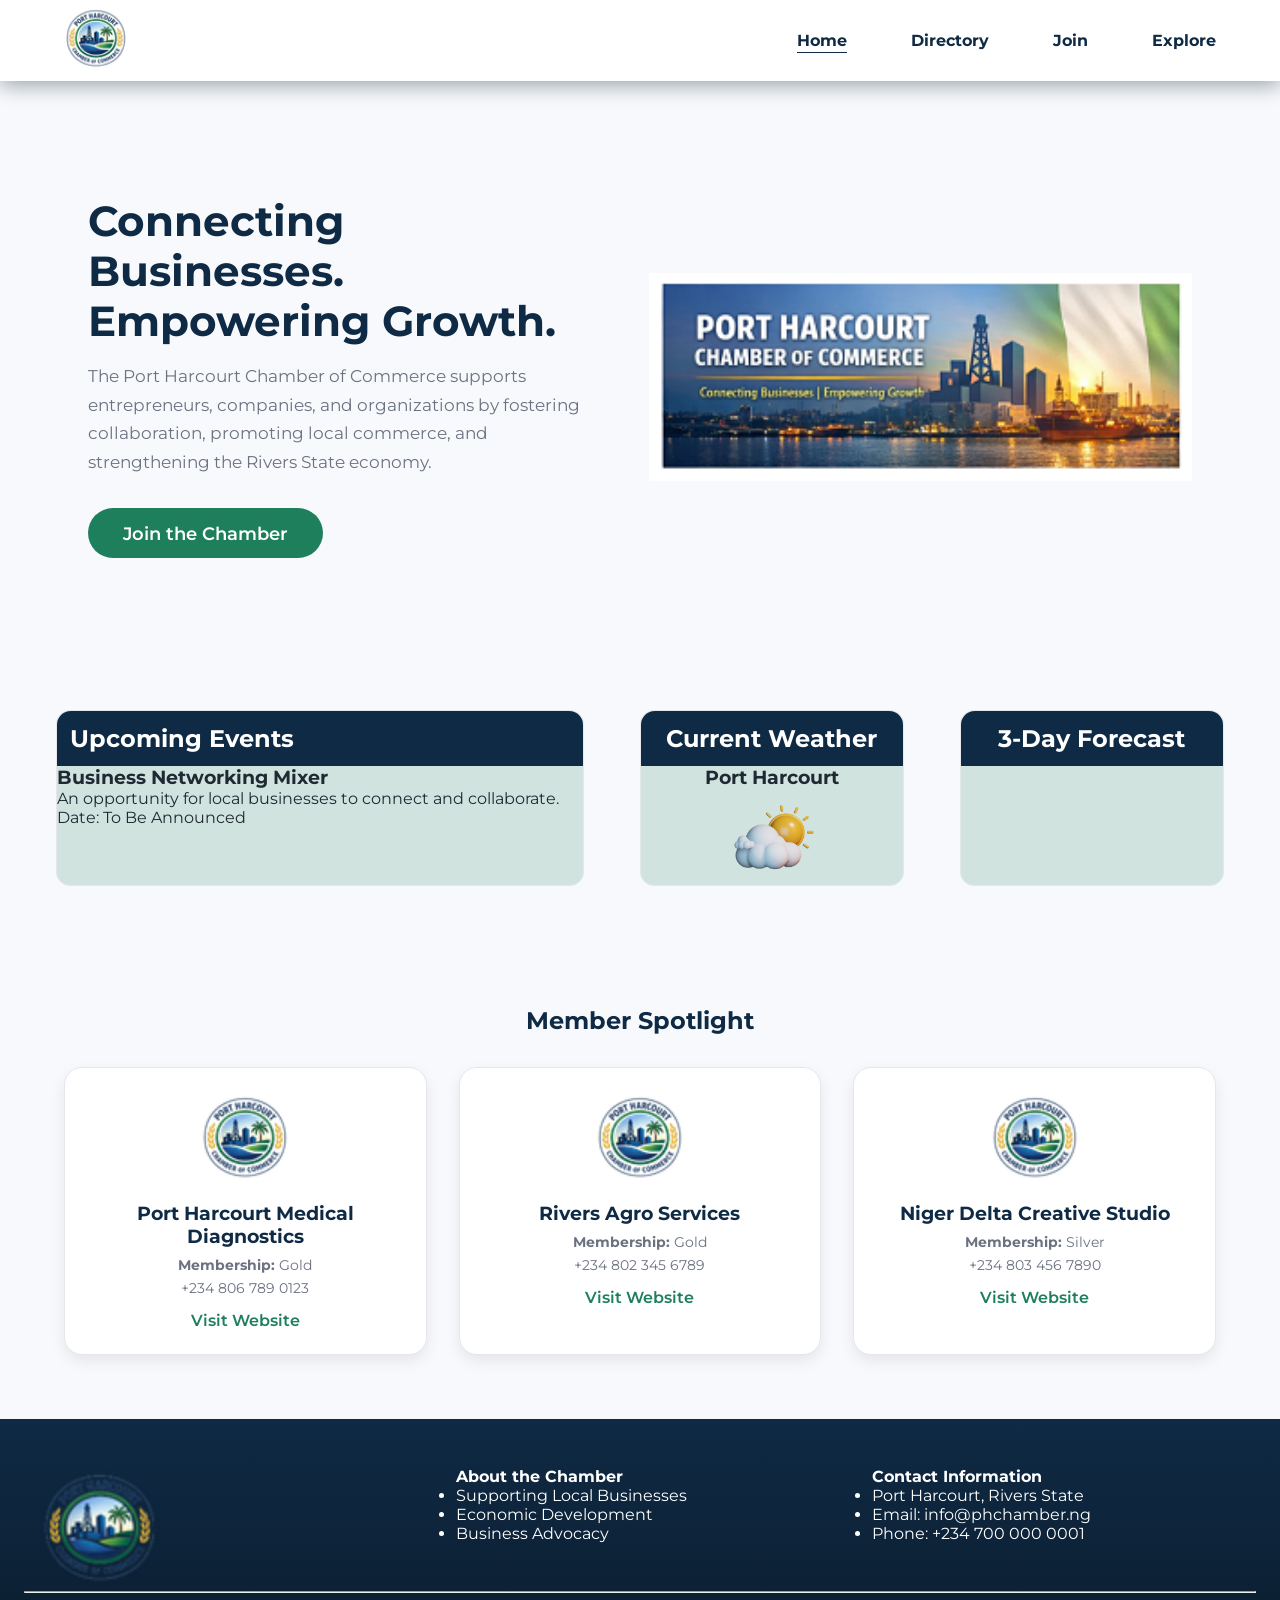
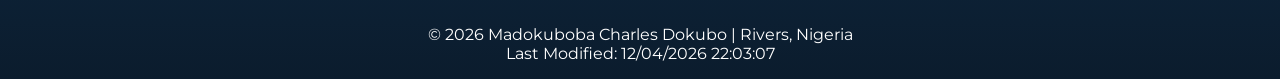
<file: chamber/index.html>
<!DOCTYPE html>
<html lang="en-US">
<head>
    <meta charset="UTF-8">
    <meta name="viewport" content="width=device-width, initial-scale=1.0">

    <title>Port Harcourt Chamber of Commerce</title>

    <meta name="description" content="The Port Harcourt Chamber of Commerce supports local businesses through networking, events, and economic development across Rivers State.">
    <meta name="author" content="Madokuboba Charles Dokubo">

    <link rel="stylesheet" href="styles/base.css">
    <link rel="stylesheet" href="styles/large.css">

    <link rel="icon" href="images/favicon.ico">

    <meta name="theme-color" content="#0F2A44">

    <meta property="og:title" content="Port Harcourt Chamber of Commerce">
    <meta property="og:type" content="website">
    <meta property="og:image" content="https://madokscharles.github.io/wdd231/chamber/images/social-preview.png">
    <meta property="og:url" content="https://madokscharles.github.io/wdd231/chamber/">
    <meta property="og:description" content="Explore verified businesses and organizations within Port Harcourt through the official Chamber of Commerce directory.">

    <link rel="preconnect" href="https://fonts.googleapis.com">
    <link rel="preconnect" href="https://fonts.gstatic.com" crossorigin>
    <link href="https://fonts.googleapis.com/css2?family=Montserrat:wght@300;400;600;700&display=swap" rel="stylesheet">

    <link href="https://cdnjs.cloudflare.com/ajax/libs/font-awesome/5.15.4/css/all.min.css" rel="stylesheet">

    <script defer src="scripts/getdates.js"></script>
    <script defer src="scripts/weather.js"></script>
    <script defer src="scripts/spotlight.js"></script>
</head>

<body>

<header>
    <div class="header">
        <div class="image-logo">
            <a href="index.html">
                <img src="images/phcc-logo.png" alt="Port Harcourt Chamber of Commerce logo">
            </a>
        </div>
        <button id="menubutton" aria-label="Menu"></button>
    </div>

    <nav id="animatemenu">
        <ul class="navigation-links">
            <li><a href="index.html" class="active-menu-link">Home</a></li>
            <li><a href="directory.html">Directory</a></li>
            <li><a href="join.html">Join</a></li>
            <li><a href="discover.html">Explore</a></li>
        </ul>
    </nav>
</header>

<main>
    <section class="hero-container">
        <div class="hero">
            <div class="hero-text">
                <h1 class="visually-hidden">Port Harcourt Chamber of Commerce</h1>
                <h2>Connecting Businesses. Empowering Growth.</h2>
                <p>
                    The Port Harcourt Chamber of Commerce supports entrepreneurs, companies,
                    and organizations by fostering collaboration, promoting local commerce,
                    and strengthening the Rivers State economy.
                </p>
                <a href="join.html" class="hero-btn">Join the Chamber</a>
            </div>

                <img src="images/social-preview.png" class="hero-image" alt="Port Harcourt city skyline representing business growth">
        </div>
    </section>

    <section class="main-container">
        <div class="weather-container">

            <div class="card-events">
                <h2>Upcoming Events</h2>
                <h3 id="event-title">Business Networking Mixer</h3>
                <p id="event-description">An opportunity for local businesses to connect and collaborate.</p>
                <p id="event-date">Date: To Be Announced</p>
            </div>

            <div class="card-weather">
                <h2>Current Weather</h2>
                <h3 id="town">Port Harcourt</h3>
                <img id="weather-icon" src="images/weather.png" alt="Weather icon" width="90" loading="lazy">
                <p id="description"></p>
                <p id="temperature"></p>
            </div>

            <div class="card-forecast">
                <h2>3-Day Forecast</h2>
                <p id="forecast"></p>
            </div>


        </div>
    </section>

    <section class="spotlight-div">
        <h2>Member Spotlight</h2>
        <div id="spotlight-container"></div>
    </section>

</main>

<footer class="footer">
    <div class="footer-container">

        <div class="footer-links">

            <div class="footer-section footer-logo">
                <img src="images/phcc-logo.png" alt="Port Harcourt Chamber of Commerce Logo">
            </div>

            <div class="footer-section">
                <h4>About the Chamber</h4>
                <ul>
                    <li>Supporting Local Businesses</li>
                    <li>Economic Development</li>
                    <li>Business Advocacy</li>
                </ul>
            </div>

            <div class="footer-section">
                <h4>Contact Information</h4>
                <ul>
                    <li>Port Harcourt, Rivers State</li>
                    <li>Email: info@phchamber.ng</li>
                    <li>Phone: +234 700 000 0001</li>
                </ul>
            </div>

        </div>

        <hr class="footer-separator">

        <div class="footer-bottom">
            <p>&copy; <span id="year"></span> Madokuboba Charles Dokubo | Rivers, Nigeria</p>
            <p id="lastModifiedDate">Last Modified:</p>
        </div>

    </div>
</footer>

</body>
</html>
</file>
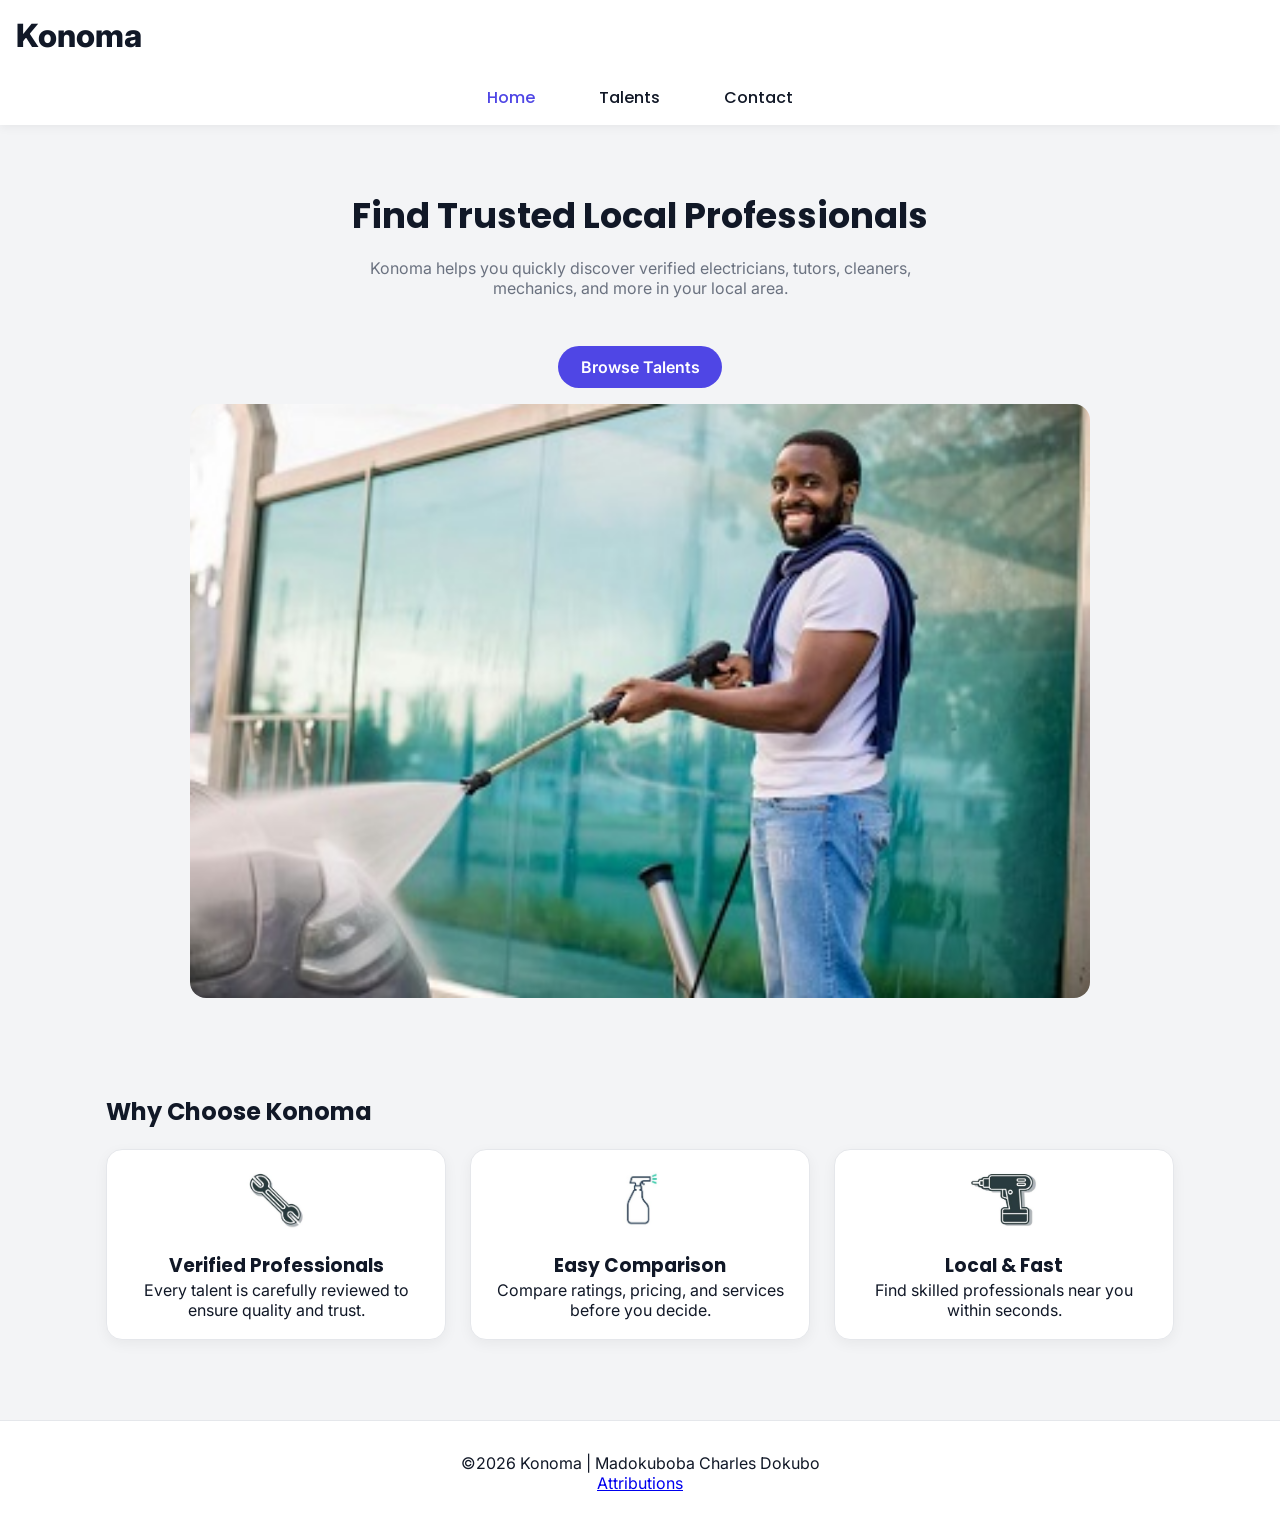
<file: finalproject/index.html>
<!DOCTYPE html>
<html lang="en">
<head>
    <meta charset="UTF-8">
    <meta name="viewport" content="width=device-width, initial-scale=1.0">

    <title>Konoma | Find Trusted Local Professionals</title>

    <meta name="description" content="Konoma connects you with trusted local skilled professionals. Find electricians, tutors, cleaners and more near you.">
    <meta name="author" content="Madokuboba Charles Dokubo">

    <meta property="og:title" content="Konoma — Find Trusted Local Professionals">
    <meta property="og:type" content="website">
    <meta property="og:image" content="images/konoma-hero.jpg">
    <meta property="og:url" content="#">
    <meta property="og:description" content="Discover trusted local service providers quickly and safely with Konoma.">

    <link rel="stylesheet" href="https://cdnjs.cloudflare.com/ajax/libs/font-awesome/5.15.4/css/all.min.css" integrity="sha512-dymI8E6kM+1q2E31x4n4t4WRPcNI0YvrFica8FWHZpizxgxYkWwaP42Cik+Yjneih/7xToYtL6vhfVqlhK/SXw==" crossorigin="anonymous" referrerpolicy="no-referrer">

    <link rel="icon" href="images/favicon.ico">

    <!-- Fonts -->
    <link rel="preconnect" href="https://fonts.googleapis.com">
    <link rel="preconnect" href="https://fonts.gstatic.com" crossorigin>
    <link href="https://fonts.googleapis.com/css2?family=Poppins:wght@400;600&family=Inter:wght@300;400;500&display=swap" rel="stylesheet">

    <link rel="stylesheet" href="styles/base.css">
    <link rel="stylesheet" href="styles/large.css">

    <script type="module" src="scripts/main.js"></script>
</head>

<body>

<header>
    <div class="topbar">
      <a href="index.html" class="logo">Konoma</a>
      <button id="menuBtn">☰</button>
    </div>

    <nav id="mainNav">
      <ul>
        <li><a href="index.html" class="active">Home</a></li>
        <li><a href="talents.html">Talents</a></li>
        <li><a href="contact.html">Contact</a></li>
      </ul>
    </nav>
</header>

<main>

    <!-- HERO -->
    <section class="hero">
      <h1>Find Trusted Local Professionals</h1>
      <p>
        Konoma helps you quickly discover verified electricians,
        tutors, cleaners, mechanics, and more in your local area.
      </p>

      <a href="talents.html" class="btn">Browse Talents</a>

      <img src="images/hero-konoma.jpeg"
           alt="People connecting with local professionals"
           loading="lazy">
    </section>

    <!-- FEATURES -->
    <section class="container">
        <h2>Why Choose Konoma</h2><br>

        <div class="grid">

            <div class="card">
                <img src="images/category-mechanic.jpg" alt="Verified professionals icon" class="card-icon">
                <h3>Verified Professionals</h3>
                <p>Every talent is carefully reviewed to ensure quality and trust.</p>
            </div>

            <div class="card">
                <img src="images/category-cleaner.jpg" alt="Verified professionals icon" class="card-icon">
                <h3>Easy Comparison</h3>
                <p>Compare ratings, pricing, and services before you decide.</p>
            </div>

            <div class="card">
                <img src="images/category-electrician.jpg" alt="Verified professionals icon" class="card-icon">
                <h3>Local & Fast</h3>
                <p>Find skilled professionals near you within seconds.</p>
            </div>

        </div>
    </section>

</main>

<footer>
    <p>©2026 Konoma | Madokuboba Charles Dokubo</p>
    <p><a href="attributions.html">Attributions</a></p>
</footer>

</body>
</html>
</file>
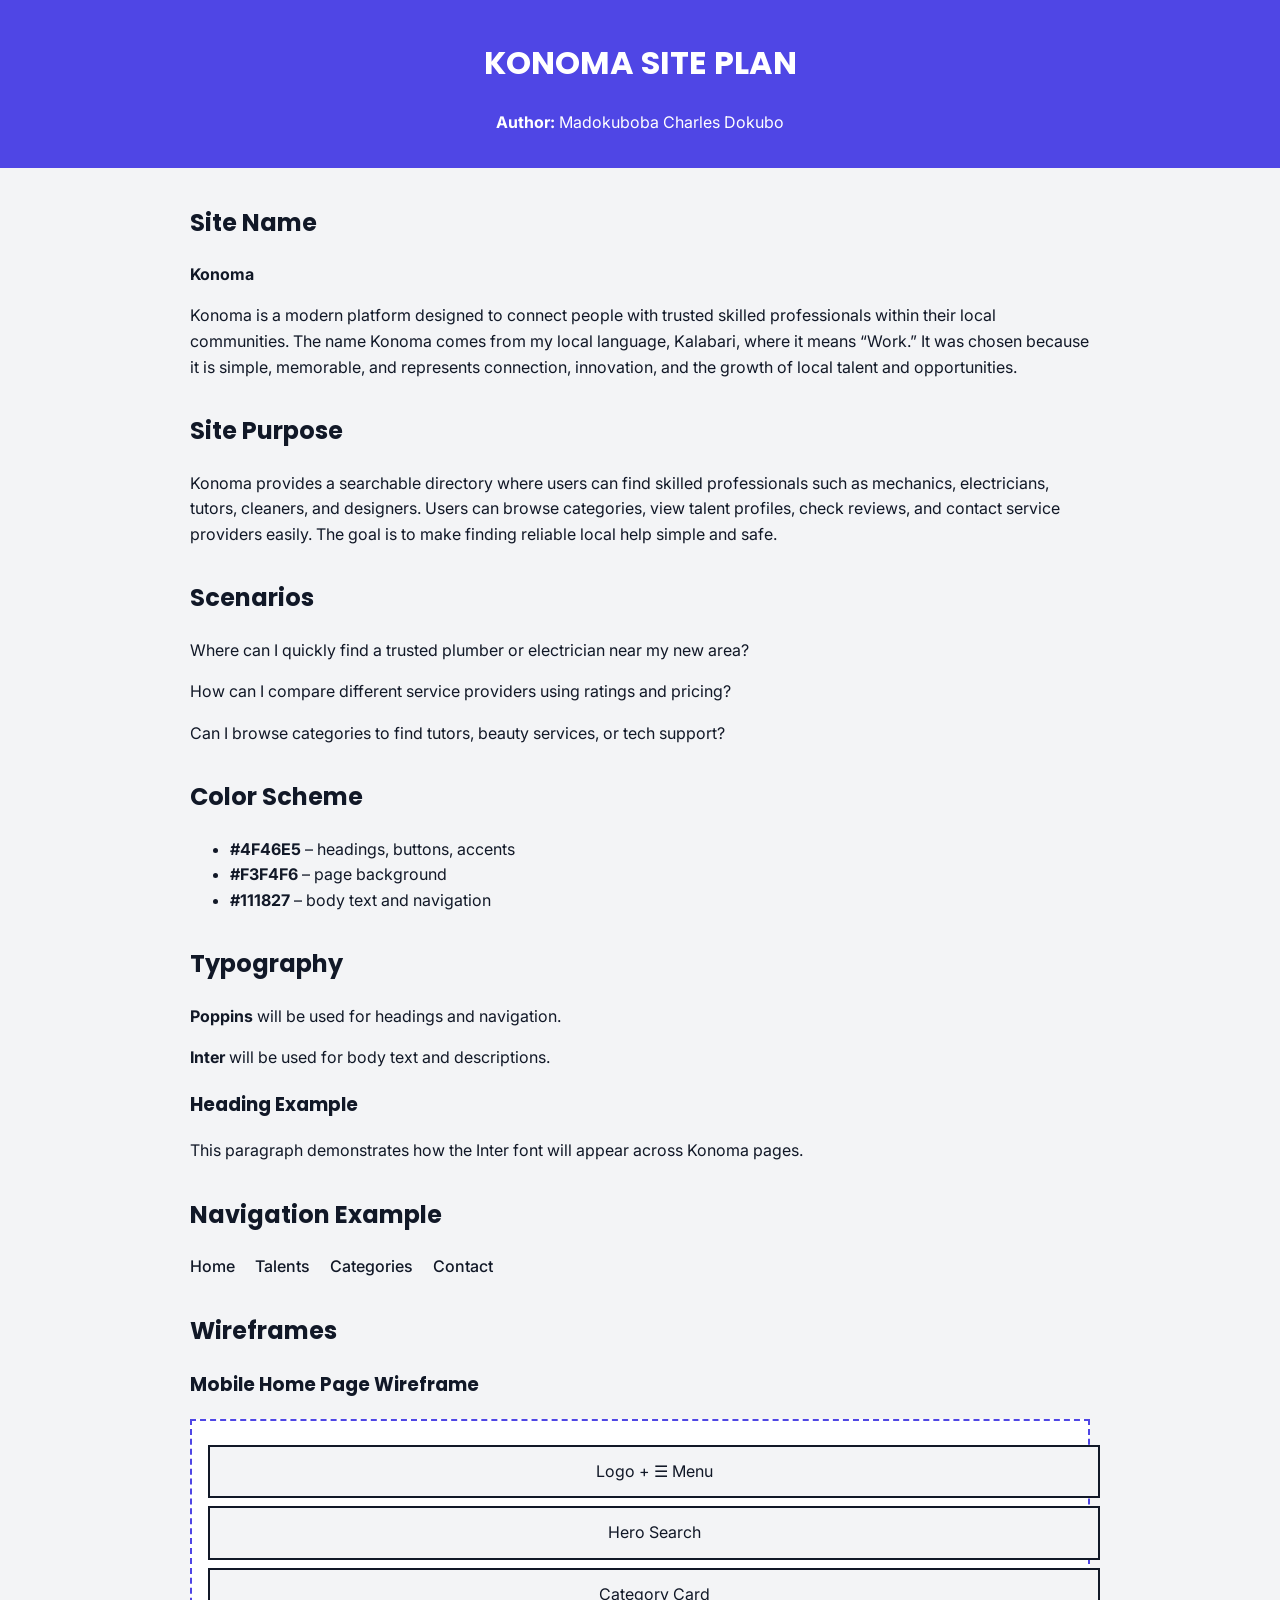
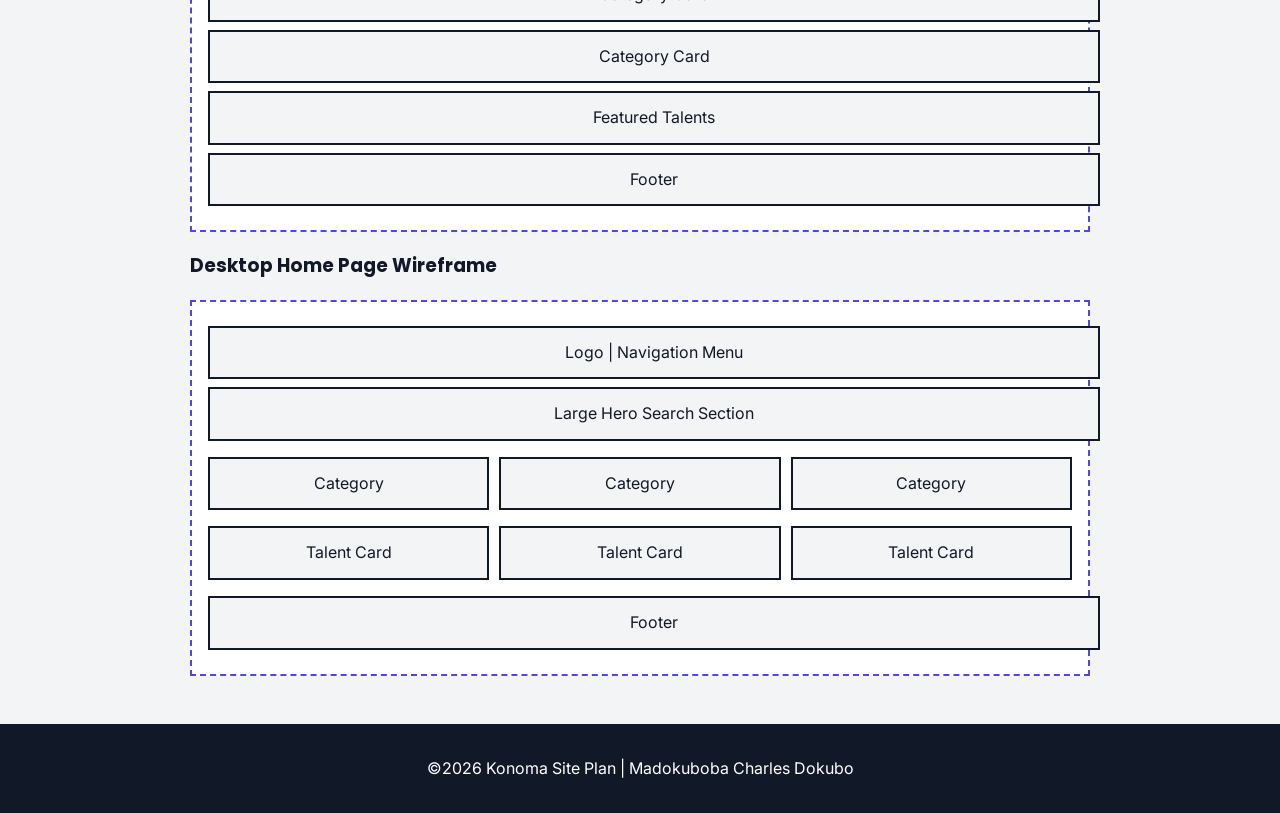
<file: site-plan.html>
<!DOCTYPE html>
<html lang="en">
<head>
    <meta charset="UTF-8">
    <meta name="viewport" content="width=device-width, initial-scale=1.0">

    <title>Konoma Site Plan | Madokuboba Charles Dokubo</title>

    <meta name="description" content="Site plan for Konoma, a platform that connects users with trusted local skilled professionals.">
    <meta name="author" content="Madokuboba Charles Dokubo">

    <link rel="preconnect" href="https://fonts.googleapis.com">
    <link rel="preconnect" href="https://fonts.gstatic.com" crossorigin>
    <link href="https://fonts.googleapis.com/css2?family=Poppins:wght@400;600&family=Inter:wght@300;400;500&display=swap" rel="stylesheet">
    
    <link rel="stylesheet" href="styles/site-plan.css">
</head>

<body>

    <header>
        <h1>KONOMA SITE PLAN</h1>
        <p><strong>Author:</strong> Madokuboba Charles Dokubo</p>
    </header>

    <main>
        <section>
            <h2>Site Name</h2>
            <p><strong>Konoma</strong></p>
            <p>
            Konoma is a modern platform designed to connect people with trusted skilled professionals within their local communities. The name Konoma comes from my local language, Kalabari, where it means “Work.” It was chosen because it is simple, memorable, and represents connection, innovation, and the growth of local talent and opportunities.
            </p>
        </section>

        <section>
            <h2>Site Purpose</h2>
            <p>
            Konoma provides a searchable directory where users can find skilled professionals
            such as mechanics, electricians, tutors, cleaners, and designers. Users can browse
            categories, view talent profiles, check reviews, and contact service providers easily.
            The goal is to make finding reliable local help simple and safe.
            </p>
        </section>

        <section>
            <h2>Scenarios</h2>
            <p>Where can I quickly find a trusted plumber or electrician near my new area?</p>
            <p>How can I compare different service providers using ratings and pricing?</p>
            <p>Can I browse categories to find tutors, beauty services, or tech support?</p>
        </section>

        <section>
            <h2>Color Scheme</h2>
            <ul>
                <li><strong>#4F46E5</strong> – headings, buttons, accents</li>
                <li><strong>#F3F4F6</strong> – page background</li>
                <li><strong>#111827</strong> – body text and navigation</li>
            </ul>
        </section>

        <section>
            <h2>Typography</h2>
            <p><strong>Poppins</strong> will be used for headings and navigation.</p>
            <p><strong>Inter</strong> will be used for body text and descriptions.</p>

            <h3>Heading Example</h3>
            <p>
            This paragraph demonstrates how the Inter font will appear across Konoma pages.
            </p>
        </section>

        <section>
            <h2>Navigation Example</h2>
            <nav>
                <a href="#">Home</a>
                <a href="#">Talents</a>
                <a href="#">Categories</a>
                <a href="#">Contact</a>
            </nav>
        </section>

        <section>
            <h2>Wireframes</h2>

            <h3>Mobile Home Page Wireframe</h3>
            <div class="wireframe mobile">
                <div class="box">Logo + ☰ Menu</div>
                <div class="box">Hero Search</div>
                <div class="box">Category Card</div>
                <div class="box">Category Card</div>
                <div class="box">Featured Talents</div>
                <div class="box">Footer</div>
            </div>

            <h3>Desktop Home Page Wireframe</h3>
                <div class="wireframe desktop">
                <div class="box full">Logo | Navigation Menu</div>
                <div class="box full">Large Hero Search Section</div>

                <div class="grid">
                    <div class="box">Category</div>
                    <div class="box">Category</div>
                    <div class="box">Category</div>
                </div>

                <div class="grid">
                    <div class="box">Talent Card</div>
                    <div class="box">Talent Card</div>
                    <div class="box">Talent Card</div>
                </div>

                <div class="box full">Footer</div>
                </div>
        </section>
    </main>

    <footer>
        <p>©2026 Konoma Site Plan | Madokuboba Charles Dokubo</p>
    </footer>

</body>
</html>
</file>
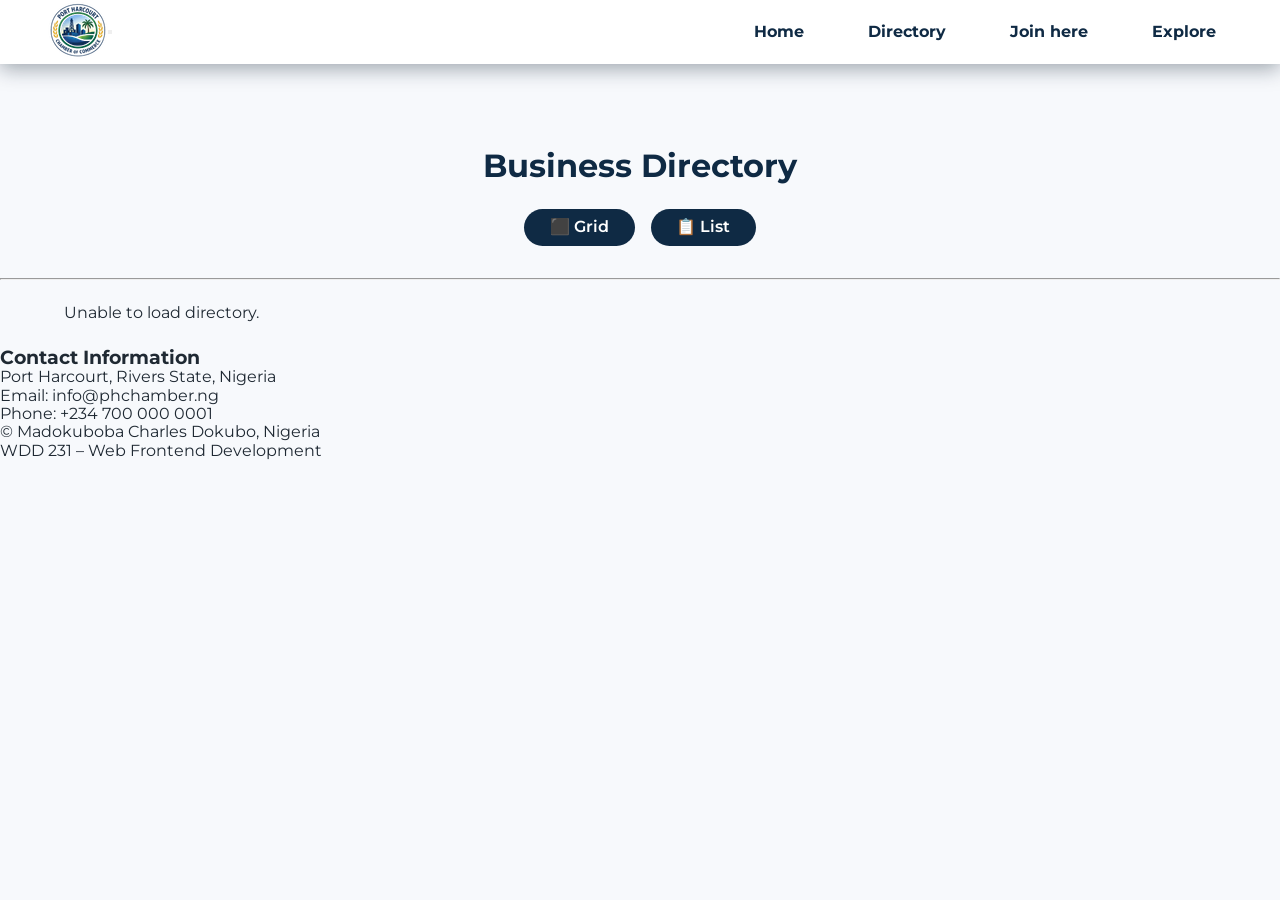
<file: chamber/directory.html>
<!DOCTYPE html>
<html lang="en-US">
<head>
    <meta charset="UTF-8">
    <meta name="viewport" content="width=device-width, initial-scale=1.0">

    <title>Business Directory | Port Harcourt Chamber of Commerce</title>

    <meta name="description" content="The Port Harcourt Chamber of Commerce directory connects local businesses, promotes economic growth and supports networking opportunities across Rivers State.">
    <meta name="author" content="Madokuboba Charles Dokubo">

    <!-- Favicon -->
    <link rel="icon" href="images/favicon.ico">

    <!-- Normalize CSS -->
    <link rel="stylesheet" href="styles/normalize.css">

    <!-- Main Styles -->
    <link rel="stylesheet" href="styles/base.css">
    <link rel="stylesheet" href="styles/large.css">

    <!-- Social Media Meta -->
    <meta property="og:title" content="Port Harcourt Chamber of Commerce">
    <meta property="og:type" content="website">
    <meta property="og:image" content="https://madokscharles.github.io/wdd231/chamber/images/social-preview.webp">
    <meta property="og:url" content="https://madokscharles.github.io/wdd231/chamber/directory.html">
    <meta property="og:description" content="Explore verified businesses and organizations within Port Harcourt through the official Chamber of Commerce directory.">

    <!-- Fonts -->
    <link rel="preconnect" href="https://fonts.googleapis.com">
    <link rel="preconnect" href="https://fonts.gstatic.com" crossorigin>
    <link href="https://fonts.googleapis.com/css2?family=Montserrat:wght@300;400;600;700&display=swap" rel="stylesheet">

    <!-- Scripts -->
    <script defer src="scripts/getdates.js"></script>
    <script defer src="scripts/directory.js"></script>
</head>

<body>
<header>
    <div class="header">
        <div class="logo">
            <a href="index.html">
                <img src="images/phcc-logo.png" alt="Port Harcourt Chamber of Commerce Logo" width="60">
            </a>
        </div>

        <button id="menuButton" aria-label="Toggle Navigation"></button>
    </div>

    <nav id="primaryNav">
        <ul class="navigation">
            <li><a href="https://madokscharles.github.io/wdd231/chamber">Home</a></li>
            <li><a href="https://madokscharles.github.io/wdd231/chamber/directory.html" class="active">Directory</a></li>
            <li><a href="https://madokscharles.github.io/wdd231/chamber/join.html">Join here</a></li>
            <li><a href="https://madokscharles.github.io/wdd231/chamber/discover.html">Explore</a></li>
        </ul>
    </nav>
</header>

<main>
    <h1>Business Directory</h1>

    <div class="view-toggle">
        <button id="gridView">⬛ Grid</button>
        <button id="listView">📋 List</button>
    </div>

    <hr>

    <section id="directory-container" class="grid-view">
        <!-- Member cards generated dynamically from members.json -->
    </section>
</main>

<footer>
    <div class="footer-content">
        <section>
            <h3>Contact Information</h3>
            <p>Port Harcourt, Rivers State, Nigeria</p>
            <p>Email: info@phchamber.ng</p>
            <p>Phone: +234 700 000 0001</p>
        </section>

        <section>
            <p>&copy; <span id="currentYear"></span> Madokuboba Charles Dokubo, Nigeria</p>
            <p>WDD 231 – Web Frontend Development</p>
            <p id="lastModified"></p>
        </section>
    </div>
</footer>

</body>
</html>
</file>
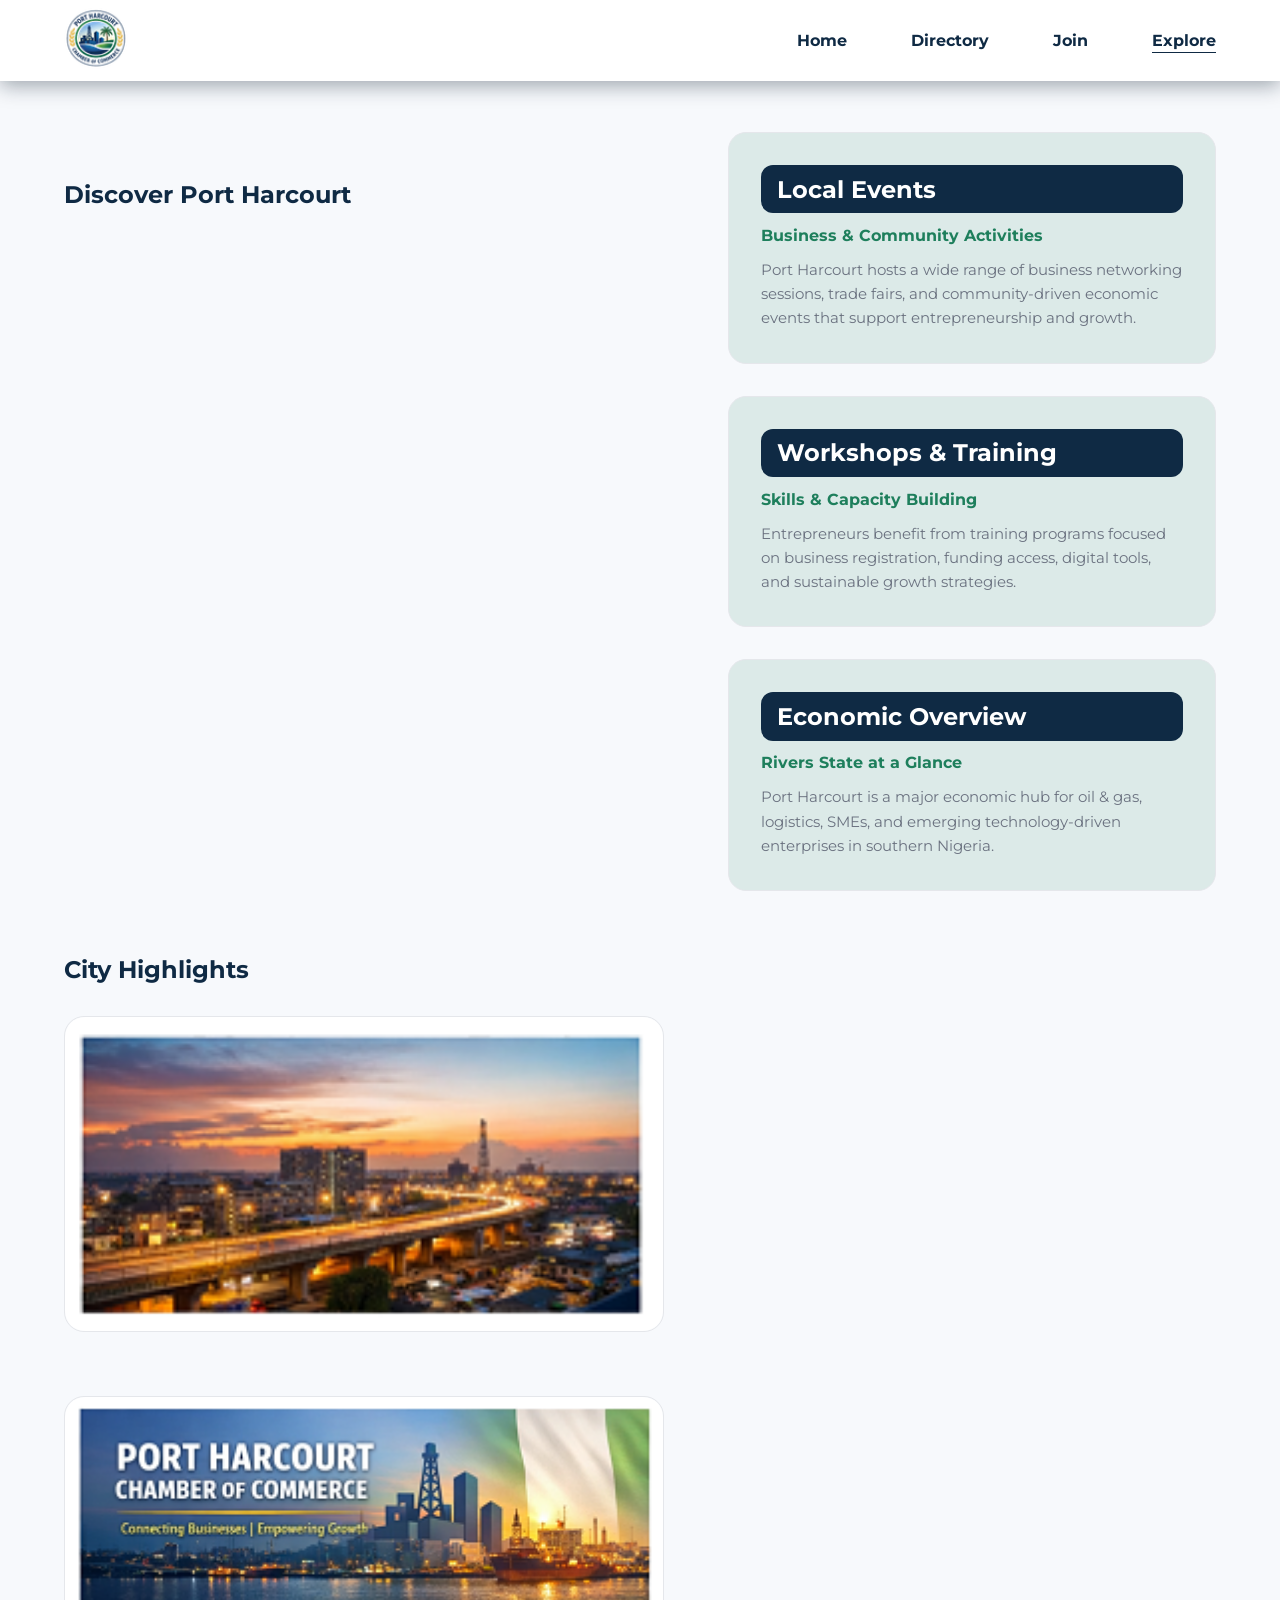
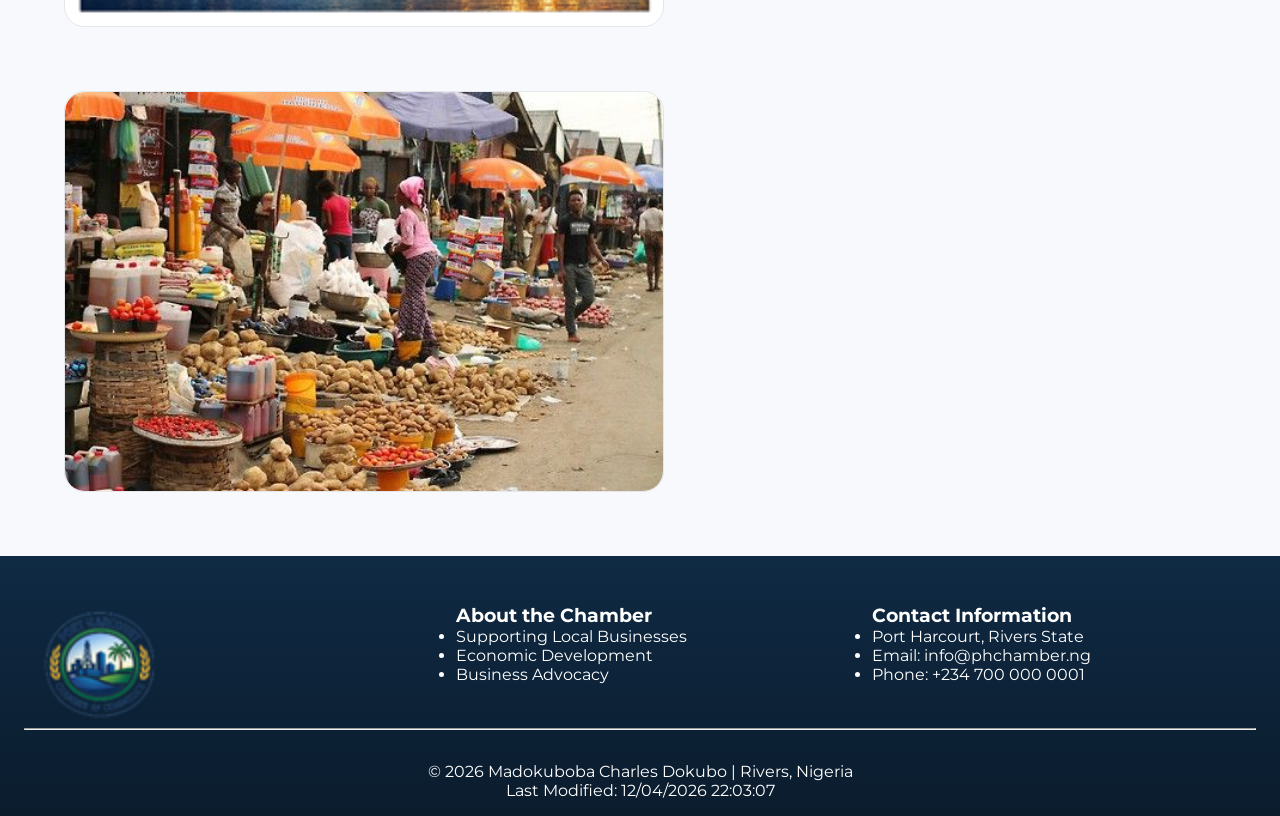
<file: chamber/discover.html>
<!DOCTYPE html>
<html lang="en-US">
<head>
    <meta charset="UTF-8">
    <meta name="viewport" content="width=device-width, initial-scale=1.0">

    <title>Discover | Port Harcourt Chamber of Commerce</title>

    <meta name="description" content="Discover business insights, local highlights, and economic opportunities within Port Harcourt and Rivers State.">
    <meta name="author" content="Madokuboba Charles Dokubo">

    <link rel="stylesheet" href="styles/base.css">
    <link rel="stylesheet" href="styles/large.css">

    <link rel="icon" href="images/favicon.ico">

    <meta property="og:title" content="Discover Port Harcourt">
    <meta property="og:type" content="website">
    <meta property="og:image" content="https://madokscharles.github.io/wdd231/chamber/images/social-preview.png">
    <meta property="og:url" content="https://madokscharles.github.io/wdd231/chamber/discover.html">
    <meta property="og:description" content="Explore the business environment, events, and growth opportunities in Port Harcourt.">

    <link rel="preconnect" href="https://fonts.googleapis.com">
    <link rel="preconnect" href="https://fonts.gstatic.com" crossorigin>
    <link href="https://fonts.googleapis.com/css2?family=Montserrat:wght@300;400;600;700&display=swap" rel="stylesheet">

    <script defer src="scripts/getdates.js"></script>
    <script defer src="scripts/scrollanimation.js"></script>
</head>

<body>

<header>
    <div class="header">
        <div class="image-logo">
            <a href="index.html">
                <img src="images/phcc-logo.png" alt="Port Harcourt Chamber of Commerce logo">
            </a>
        </div>
        <button id="menubutton" aria-label="Menu"></button>
    </div>

    <nav id="animatemenu">
        <ul class="navigation-links">
            <li><a href="index.html">Home</a></li>
            <li><a href="directory.html">Directory</a></li>
            <li><a href="join.html">Join</a></li>
            <li><a href="discover.html" class="active-menu-link">Explore</a></li>
        </ul>
    </nav>
</header>

<main>
    <section class="discovery-container">
        <h1>Discover Port Harcourt</h1>

    <section class="discovery-cards-container">

        <div class="discovery-events">
            <h2>Local Events</h2>
            <h3>Business & Community Activities</h3>
            <p>
                Port Harcourt hosts a wide range of business networking sessions, trade fairs,
                and community-driven economic events that support entrepreneurship and growth.
            </p>
        </div>

        <div class="discovery-webinars">
            <h2>Workshops & Training</h2>
            <h3>Skills & Capacity Building</h3>
            <p>
                Entrepreneurs benefit from training programs focused on business registration,
                funding access, digital tools, and sustainable growth strategies.
            </p>
        </div>

        <div class="discovery-statistics">
            <h2>Economic Overview</h2>
            <h3>Rivers State at a Glance</h3>
            <p>
                Port Harcourt is a major economic hub for oil & gas, logistics, SMEs,
                and emerging technology-driven enterprises in southern Nigeria.
            </p>
        </div>
    </section>

    <section class="photos-div">
        <h2>City Highlights</h2>

        <div id="photos-container">
            <div class="photo-card">
                <img src="images/social-preview1.png" alt="Port Harcourt city skyline">
            </div>
            <div class="photo-card">
                <img src="images/social-preview.png" alt="Business district in Port Harcourt">
            </div>
            <div class="photo-card">
                <img src="images/market.jpg" alt="Local commerce and markets">
            </div>
        </div>
    </section>

    </section>

</main>

<footer class="footer">
    <div class="footer-container">

        <div class="footer-links">

            <div class="footer-section footer-logo">
                <img src="images/phcc-logo.png" alt="Port Harcourt Chamber of Commerce Logo">
            </div>

            <div class="footer-section">
                <h3>About the Chamber</h3>
                <ul>
                    <li>Supporting Local Businesses</li>
                    <li>Economic Development</li>
                    <li>Business Advocacy</li>
                </ul>
            </div>

            <div class="footer-section">
                <h3>Contact Information</h3>
                <ul>
                    <li>Port Harcourt, Rivers State</li>
                    <li>Email: info@phchamber.ng</li>
                    <li>Phone: +234 700 000 0001</li>
                </ul>
            </div>

        </div>

        <hr class="footer-separator">

        <div class="footer-bottom">
            <p>&copy; <span id="year"></span> Madokuboba Charles Dokubo | Rivers, Nigeria</p>
            <p id="lastModifiedDate">Last Modified:</p>
        </div>

    </div>
</footer>

</body>
</html>
</file>
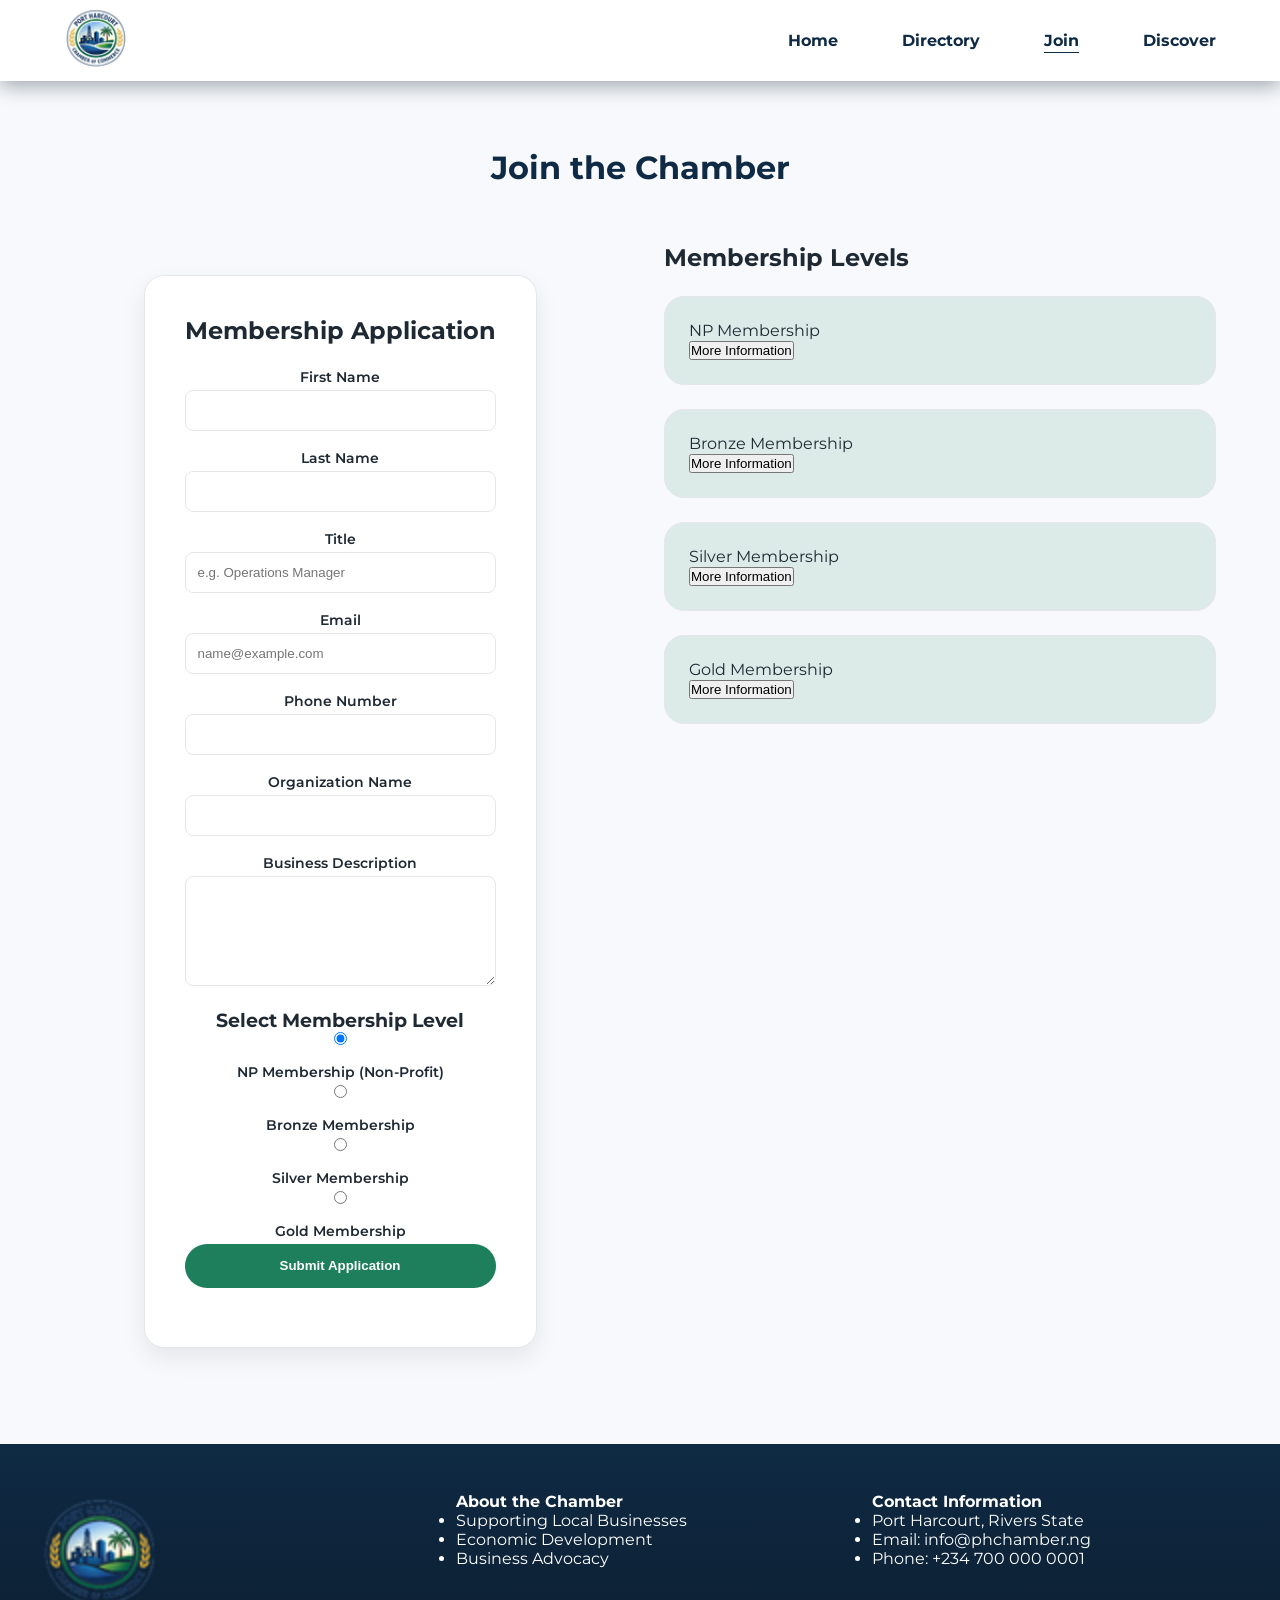
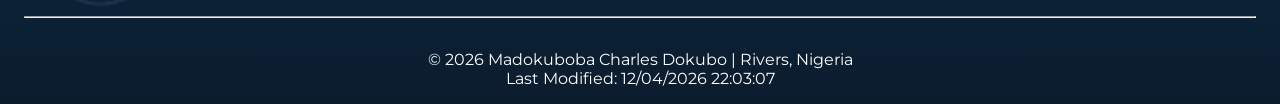
<file: chamber/join.html>
<!DOCTYPE html>
<html lang="en-US">
<head>
    <meta charset="UTF-8">
    <meta name="viewport" content="width=device-width, initial-scale=1.0">

    <title>Join | Port Harcourt Chamber of Commerce</title>

    <meta name="description" content="Apply for membership with the Port Harcourt Chamber of Commerce and connect with businesses across Rivers State.">
    <meta name="author" content="Madokuboba Charles Dokubo">

    <link rel="stylesheet" href="styles/base.css">
    <link rel="stylesheet" href="styles/large.css">

    <link rel="icon" href="images/favicon.ico">

    <meta property="og:title" content="Join the Port Harcourt Chamber of Commerce">
    <meta property="og:type" content="website">
    <meta property="og:image" content="https://madokscharles.github.io/wdd231/chamber/images/social-preview.png">
    <meta property="og:url" content="https://madokscharles.github.io/wdd231/chamber/">
    <meta property="og:description" content="Become a member of the Port Harcourt Chamber of Commerce and grow your business network.">

    <link rel="preconnect" href="https://fonts.googleapis.com">
    <link rel="preconnect" href="https://fonts.gstatic.com" crossorigin>
    <link href="https://fonts.googleapis.com/css2?family=Montserrat:wght@300;400;600;700&display=swap" rel="stylesheet">
    <link href="https://cdnjs.cloudflare.com/ajax/libs/font-awesome/5.15.4/css/all.min.css" rel="stylesheet">

    <script defer src="scripts/getdates.js"></script>
    <script defer src="scripts/modals.js"></script>
    <script defer src="scripts/forms.js"></script>
    <script defer src="scripts/scrollanimation.js"></script>
</head>

<body>

<header>
    <div class="header">
        <div class="image-logo">
            <a href="index.html">
                <img src="images/phcc-logo.png" alt="Port Harcourt Chamber of Commerce logo">
            </a>
        </div>
        <button id="menubutton" aria-label="Menu"></button>
    </div>

    <nav id="animatemenu">
        <ul class="navigation-links">
            <li><a href="index.html">Home</a></li>
            <li><a href="directory.html">Directory</a></li>
            <li><a href="join.html" class="active-menu-link">Join</a></li>
            <li><a href="discover.html">Discover</a></li>
        </ul>
    </nav>
</header>

<main>
    <h1 class="join-title">Join the Chamber</h1>

    <div class="join-layout">

        <div class="form-container">
            <h2>Membership Application</h2>

            <form method="GET" action="thankyou.html" class="designOne">

                <label for="first">First Name</label>
                <input id="first" type="text" name="first" required autocomplete="given-name" title="Enter your first name">

                <label for="last">Last Name</label>
                <input id="last" type="text" name="last" required autocomplete="family-name" title="Enter your last name">

                <label for="title">Title</label>
                <!--input id="title" type="text" name="title" required autocomplete="organization-title" placeholder="e.g. Operations Manager" title="Enter your job title or role"-->
                <input type="text" name="title" required 
                    title="Only letters, spaces, and hyphens allowed. Minimum 7 characters."
                    pattern="[A-Za-z\\s\\-]{7,}"
                    autocomplete="organization-title"
                    placeholder="e.g. Operations Manager">


                <label for="email">Email</label>
                <input id="email" type="email" name="email" required autocomplete="email" placeholder="name@example.com" title="Enter a valid email address">

                <label for="phone">Phone Number</label>
                <input id="phone" type="tel" name="phone" required autocomplete="tel" title="Enter your mobile phone number">

                <label for="organization">Organization Name</label>
                <input id="organization" type="text" name="organization" required autocomplete="organization" title="Enter your organization name">

                <label for="description">Business Description</label>
                <textarea id="description" name="description" title="Describe your organization"></textarea>

                <h3>Select Membership Level</h3>

                <label><input type="radio" name="membership" value="NP" checked> NP Membership (Non-Profit)</label>
                <label><input type="radio" name="membership" value="Bronze"> Bronze Membership</label>
                <label><input type="radio" name="membership" value="Silver"> Silver Membership</label>
                <label><input type="radio" name="membership" value="Gold"> Gold Membership</label>

                <!-- Timestamp -->
                <input type="hidden" name="timestamp" id="timestamp">

                <input type="submit" value="Submit Application">
            </form>
        </div>

        <!-- MEMBERSHIP LEVELS -->
        <div class="membership-container">
            <h2>Membership Levels</h2>

            <div class="membership-card">
                <p>NP Membership</p>
                <button class="openButton" data-modal="npModal">More Information</button>
                <dialog id="npModal" class="modal">
                    <h3>NP Membership Benefits</h3>
                    <p>Access to community events, networking opportunities, and discounted chamber programs for non-profit organizations.</p>
                    <button class="closeButton">Close</button>
                </dialog>
            </div>

            <div class="membership-card">
                <p>Bronze Membership</p>
                <button class="openButton" data-modal="bronzeModal">More Information</button>
                <dialog id="bronzeModal" class="modal">
                    <h3>Bronze Membership Benefits</h3>
                    <p>Directory listing, event discounts, and invitations to business networking sessions.</p>
                    <button class="closeButton">Close</button>
                </dialog>
            </div>

            <div class="membership-card">
                <p>Silver Membership</p>
                <button class="openButton" data-modal="silverModal">More Information</button>
                <dialog id="silverModal" class="modal">
                    <h3>Silver Membership Benefits</h3>
                    <p>Featured directory placement, event sponsorship opportunities, and homepage spotlight rotation.</p>
                    <button class="closeButton">Close</button>
                </dialog>
            </div>

            <div class="membership-card">
                <p>Gold Membership</p>
                <button class="openButton" data-modal="goldModal">More Information</button>
                <dialog id="goldModal" class="modal">
                    <h3>Gold Membership Benefits</h3>
                    <p>Premium visibility, VIP event access, exclusive partnerships, and top-tier promotional exposure.</p>
                    <button class="closeButton">Close</button>
                </dialog>
            </div>
        </div>

    </div>
</main>

<footer class="footer">
    <div class="footer-container">

        <div class="footer-links">

            <div class="footer-section footer-logo">
                <img src="images/phcc-logo.png" alt="Port Harcourt Chamber of Commerce Logo">
            </div>

            <div class="footer-section">
                <h4>About the Chamber</h4>
                <ul>
                    <li>Supporting Local Businesses</li>
                    <li>Economic Development</li>
                    <li>Business Advocacy</li>
                </ul>
            </div>

            <div class="footer-section">
                <h4>Contact Information</h4>
                <ul>
                    <li>Port Harcourt, Rivers State</li>
                    <li>Email: info@phchamber.ng</li>
                    <li>Phone: +234 700 000 0001</li>
                </ul>
            </div>

        </div>

        <hr class="footer-separator">

        <div class="footer-bottom">
            <p>&copy; <span id="year"></span> Madokuboba Charles Dokubo | Rivers, Nigeria</p>
            <p id="lastModifiedDate">Last Modified:</p>
        </div>

    </div>
</footer>

</body>
</html>
</file>
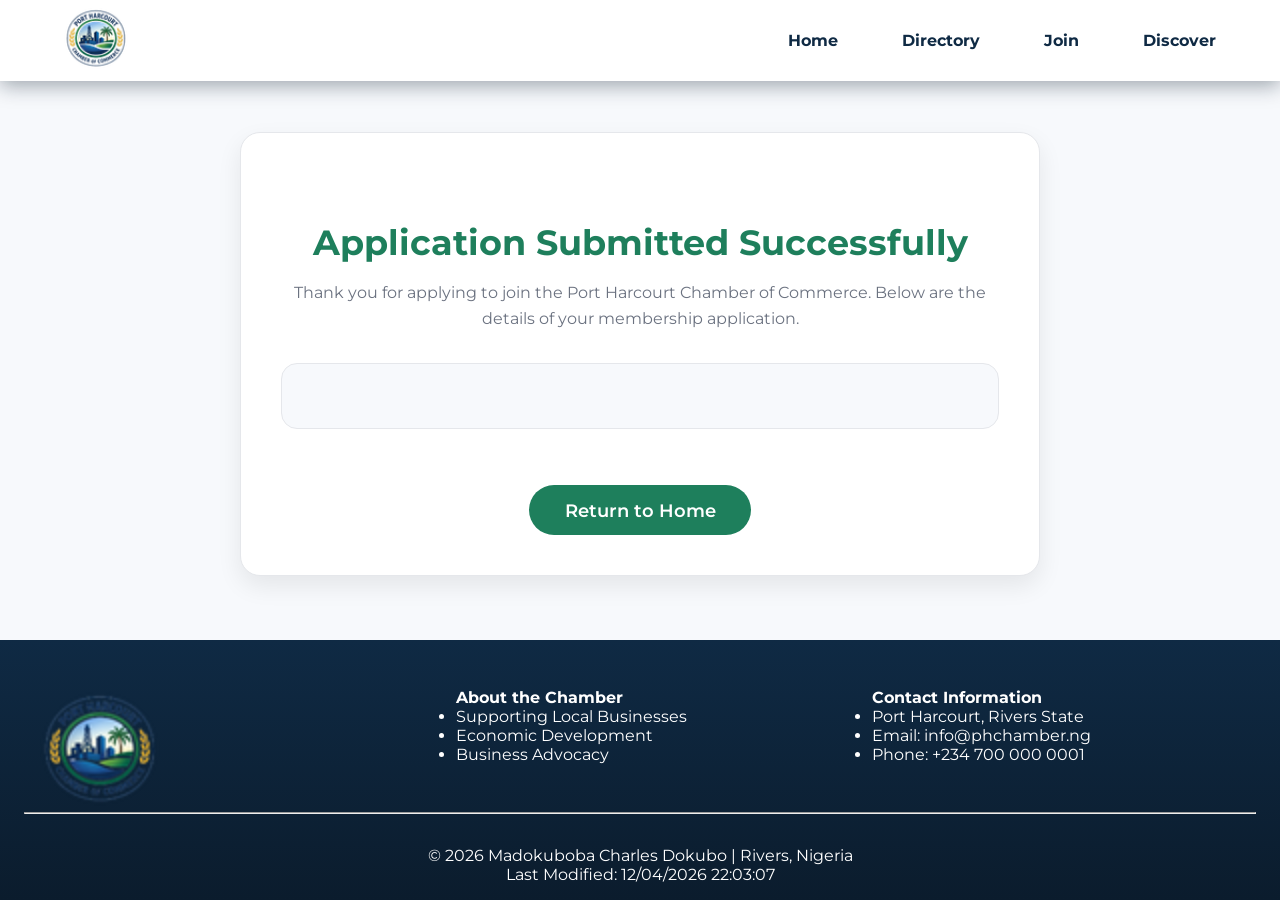
<file: chamber/thankyou.html>
<!DOCTYPE html>
<html lang="en-US">
<head>
    <meta charset="UTF-8">
    <meta name="viewport" content="width=device-width, initial-scale=1.0">

    <title>Application Submitted | Port Harcourt Chamber of Commerce</title>

    <meta name="description" content="Thank you for applying to join the Port Harcourt Chamber of Commerce. Your membership application has been successfully submitted.">
    <meta name="author" content="Madokuboba Charles Dokubo">

    <link rel="stylesheet" href="styles/base.css">
    <link rel="stylesheet" href="styles/large.css">

    <link rel="icon" href="images/favicon.ico">

    <link rel="preconnect" href="https://fonts.googleapis.com">
    <link rel="preconnect" href="https://fonts.gstatic.com" crossorigin>
    <link href="https://fonts.googleapis.com/css2?family=Montserrat:wght@300;400;600;700&display=swap" rel="stylesheet">

    <link href="https://cdnjs.cloudflare.com/ajax/libs/font-awesome/5.15.4/css/all.min.css" rel="stylesheet">

    <script defer src="scripts/getdates.js"></script>
    <script defer src="scripts/forms.js"></script>
</head>

<body>

<header>
    <div class="header">
        <div class="image-logo">
            <a href="index.html">
                <img src="images/phcc-logo.png" alt="Port Harcourt Chamber of Commerce logo">
            </a>
        </div>
        <button id="menubutton" aria-label="Menu"></button>
    </div>

    <nav id="animatemenu">
        <ul class="navigation-links">
            <li><a href="index.html">Home</a></li>
            <li><a href="directory.html">Directory</a></li>
            <li><a href="join.html">Join</a></li>
            <li><a href="discover.html">Discover</a></li>
        </ul>
    </nav>
</header>

<main>

    <section class="form-container">
        <h1>Application Submitted Successfully</h1>
        <p>
            Thank you for applying to join the Port Harcourt Chamber of Commerce.
            Below are the details of your membership application.
        </p>

        <div id="results"></div>

        <a href="index.html" class="hero-btn">
            Return to Home
        </a>
    </section>

</main>

<footer class="footer">
    <div class="footer-container">

        <div class="footer-links">

            <div class="footer-section footer-logo">
                <img src="images/phcc-logo.png" alt="Port Harcourt Chamber of Commerce Logo">
            </div>

            <div class="footer-section">
                <h4>About the Chamber</h4>
                <ul>
                    <li>Supporting Local Businesses</li>
                    <li>Economic Development</li>
                    <li>Business Advocacy</li>
                </ul>
            </div>

            <div class="footer-section">
                <h4>Contact Information</h4>
                <ul>
                    <li>Port Harcourt, Rivers State</li>
                    <li>Email: info@phchamber.ng</li>
                    <li>Phone: +234 700 000 0001</li>
                </ul>
            </div>

        </div>

        <hr class="footer-separator">

        <div class="footer-bottom">
            <p>&copy; <span id="year"></span> Madokuboba Charles Dokubo | Rivers, Nigeria</p>
            <p id="lastModifiedDate">Last Modified:</p>
        </div>

    </div>
</footer>

</body>
</html>
</file>
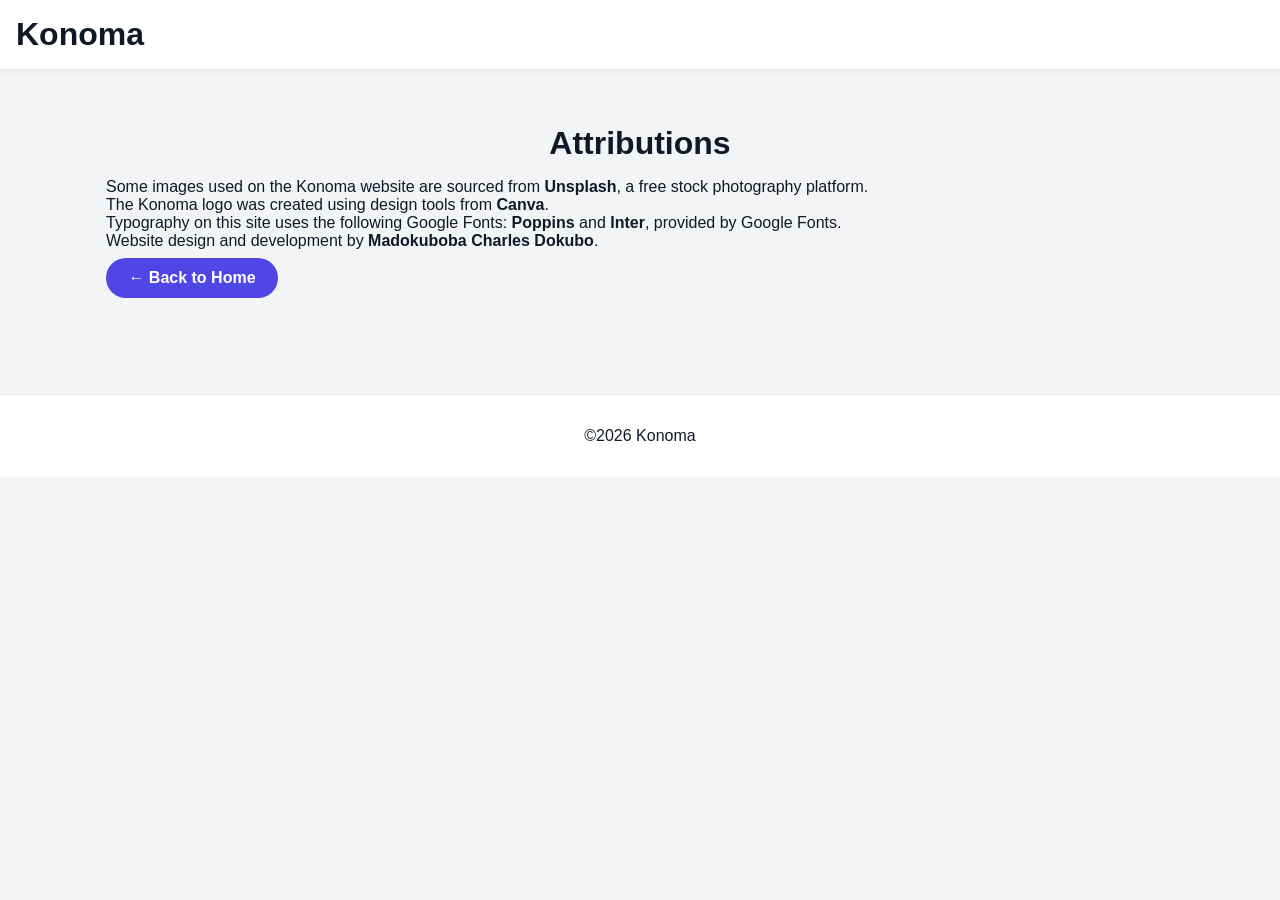
<file: finalproject/attributions.html>
<!DOCTYPE html>
<html lang="en">
<head>
    <meta charset="UTF-8">
    <title>Attributions | Konoma</title>
    <meta name="viewport" content="width=device-width, initial-scale=1.0">

    <meta name="description" content="Resource attributions for the Konoma website.">
    <meta name="author" content="Madokuboba Charles Dokubo">

    <link rel="stylesheet" href="styles/base.css">
</head>

<body>

<header>
    <div class="topbar">
        <a href="index.html" class="logo">Konoma</a>
    </div>
</header>

<main class="container">
    <h1>Attributions</h1>

    <p>Some images used on the Konoma website are sourced from <strong>Unsplash</strong>,
        a free stock photography platform.</p>

    <p>The Konoma logo was created using design tools from <strong>Canva</strong>.</p>

    <p>Typography on this site uses the following Google Fonts:
        <strong>Poppins</strong> and <strong>Inter</strong>, provided by Google Fonts.</p>

    <p>Website design and development by <strong>Madokuboba Charles Dokubo</strong>.</p>

    <a href="index.html" class="btn return-btn">← Back to Home</a>
</main>

<footer>
    <p>©2026 Konoma</p>
</footer>

</body>
</html>
</file>
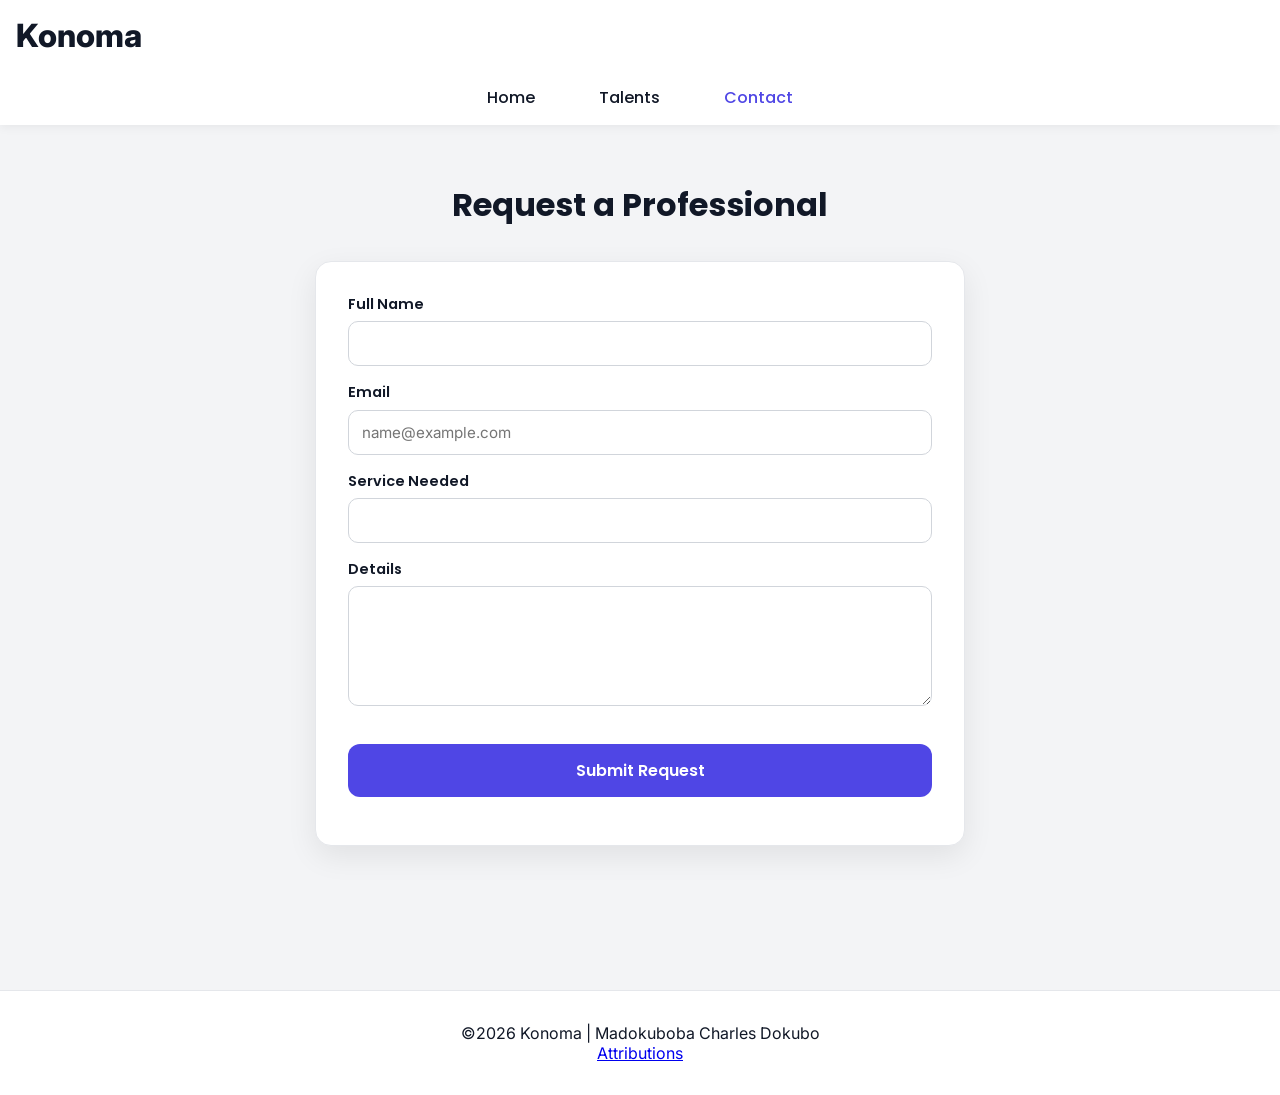
<file: finalproject/contact.html>
<!DOCTYPE html>
<html lang="en">
<head>
    <meta charset="UTF-8">
    <meta name="viewport" content="width=device-width, initial-scale=1.0">

    <title>Contact | Konoma</title>

    <meta name="description" content="Contact Konoma or request a skilled professional in your area.">
    <meta name="author" content="Madokuboba Charles Dokubo">

    <link rel="icon" href="images/favicon.ico">

    <!-- Fonts -->
    <link rel="preconnect" href="https://fonts.googleapis.com">
    <link rel="preconnect" href="https://fonts.gstatic.com" crossorigin>
    <link href="https://fonts.googleapis.com/css2?family=Poppins:wght@400;600&family=Inter:wght@300;400;500&display=swap" rel="stylesheet">

    <link rel="stylesheet" href="styles/base.css">
    <link rel="stylesheet" href="styles/large.css">

    <script type="module" src="scripts/main.js"></script>
</head>

<body>

    <header>
        <div class="topbar">
            <a href="index.html" class="logo">Konoma</a>
            <button id="menuBtn">☰</button>
        </div>

        <nav id="mainNav">
            <ul>
            <li><a href="index.html">Home</a></li>
            <li><a href="talents.html">Talents</a></li>
            <li><a href="contact.html" class="active">Contact</a></li>
            </ul>
        </nav>
    </header>

    <main class="container">

        <h1>Request a Professional</h1>

        <form method="get" action="thankyou.html" class="form">

            <label>
            Full Name
            <input type="text" name="name" required title="Enter your full name">
            </label>

            <label>
            Email
            <input type="email" name="email" required title="Enter a valid email" placeholder="name@example.com">
            </label>

            <label>
            Service Needed
            <input type="text" name="service" required title="Enter service needed">
            </label>

            <label>
            Details
            <textarea name="details" title="Enter request details"></textarea>
            </label>

            <button type="submit" class="btn">Submit Request</button>

        </form>

    </main>

    <footer>
        <p>©2026 Konoma | Madokuboba Charles Dokubo</p>
        <p><a href="attributions.html">Attributions</a></p>
    </footer>

</body>
</html>
</file>
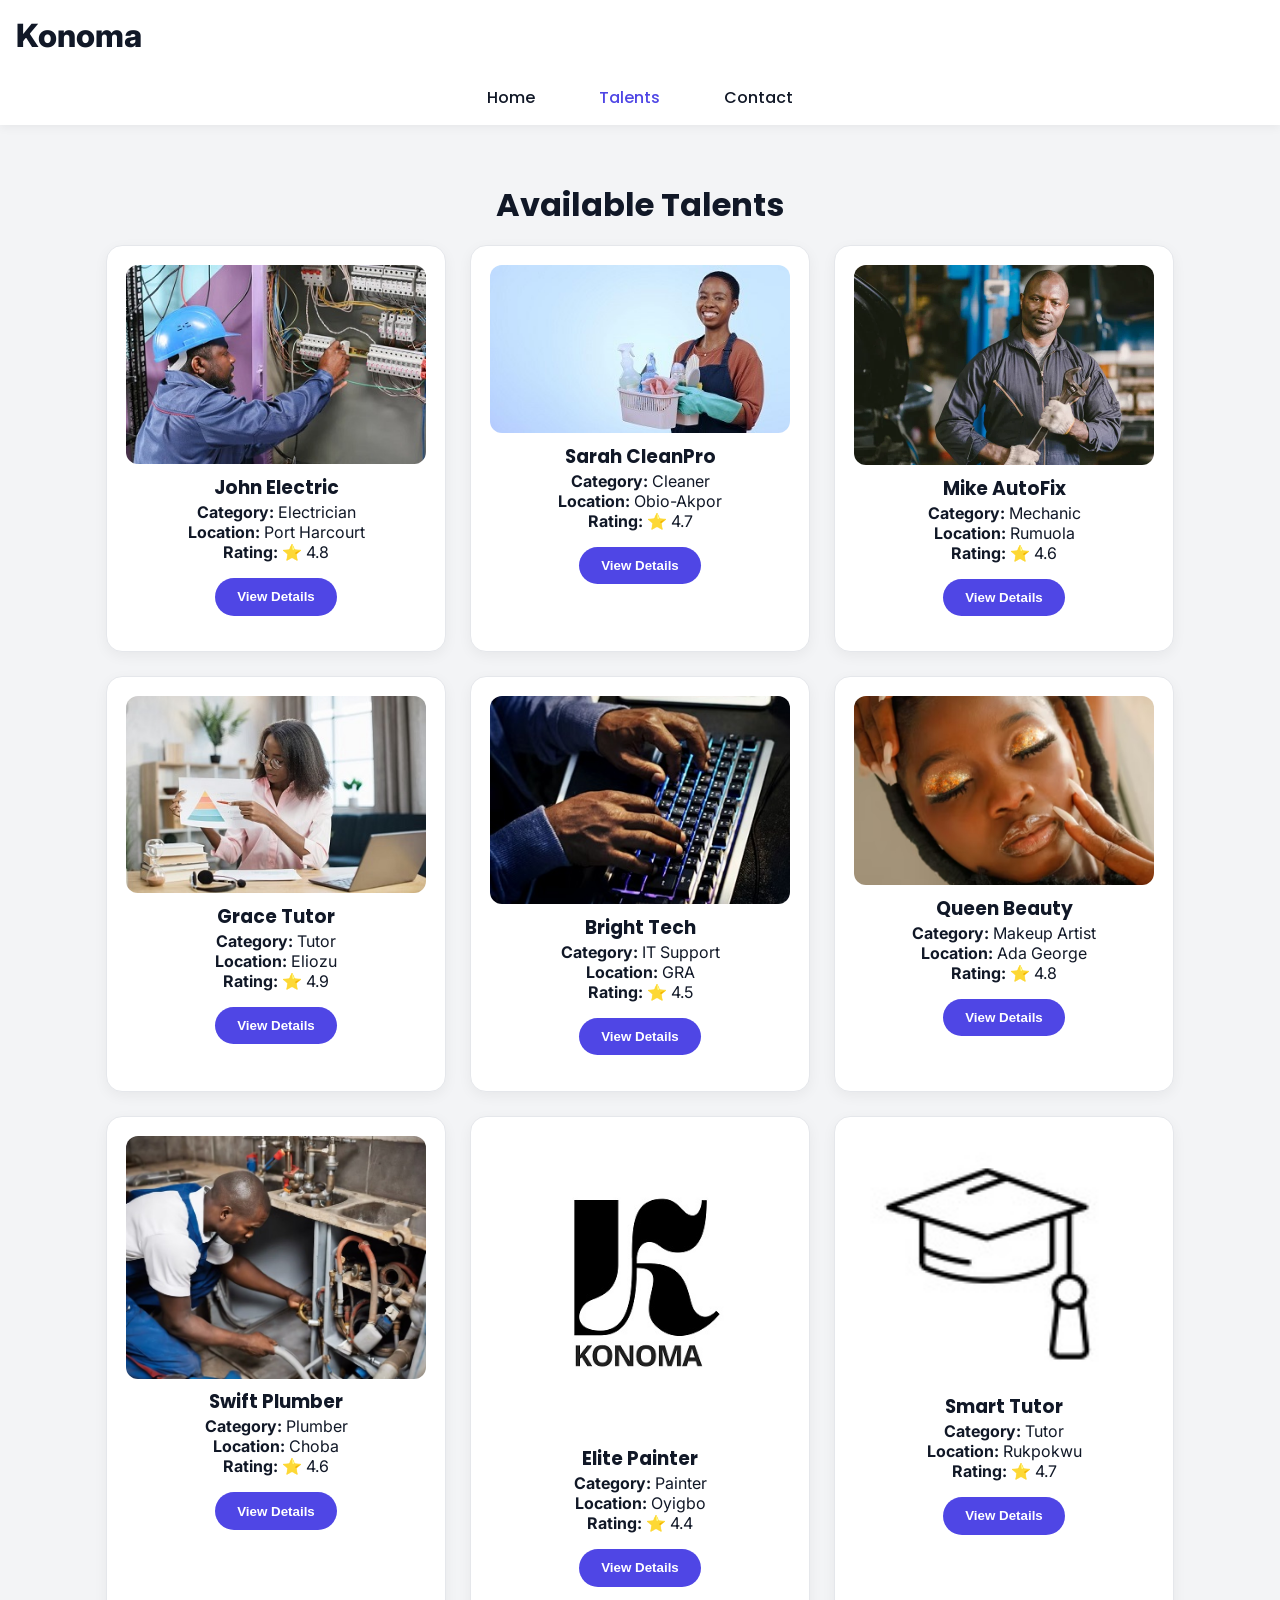
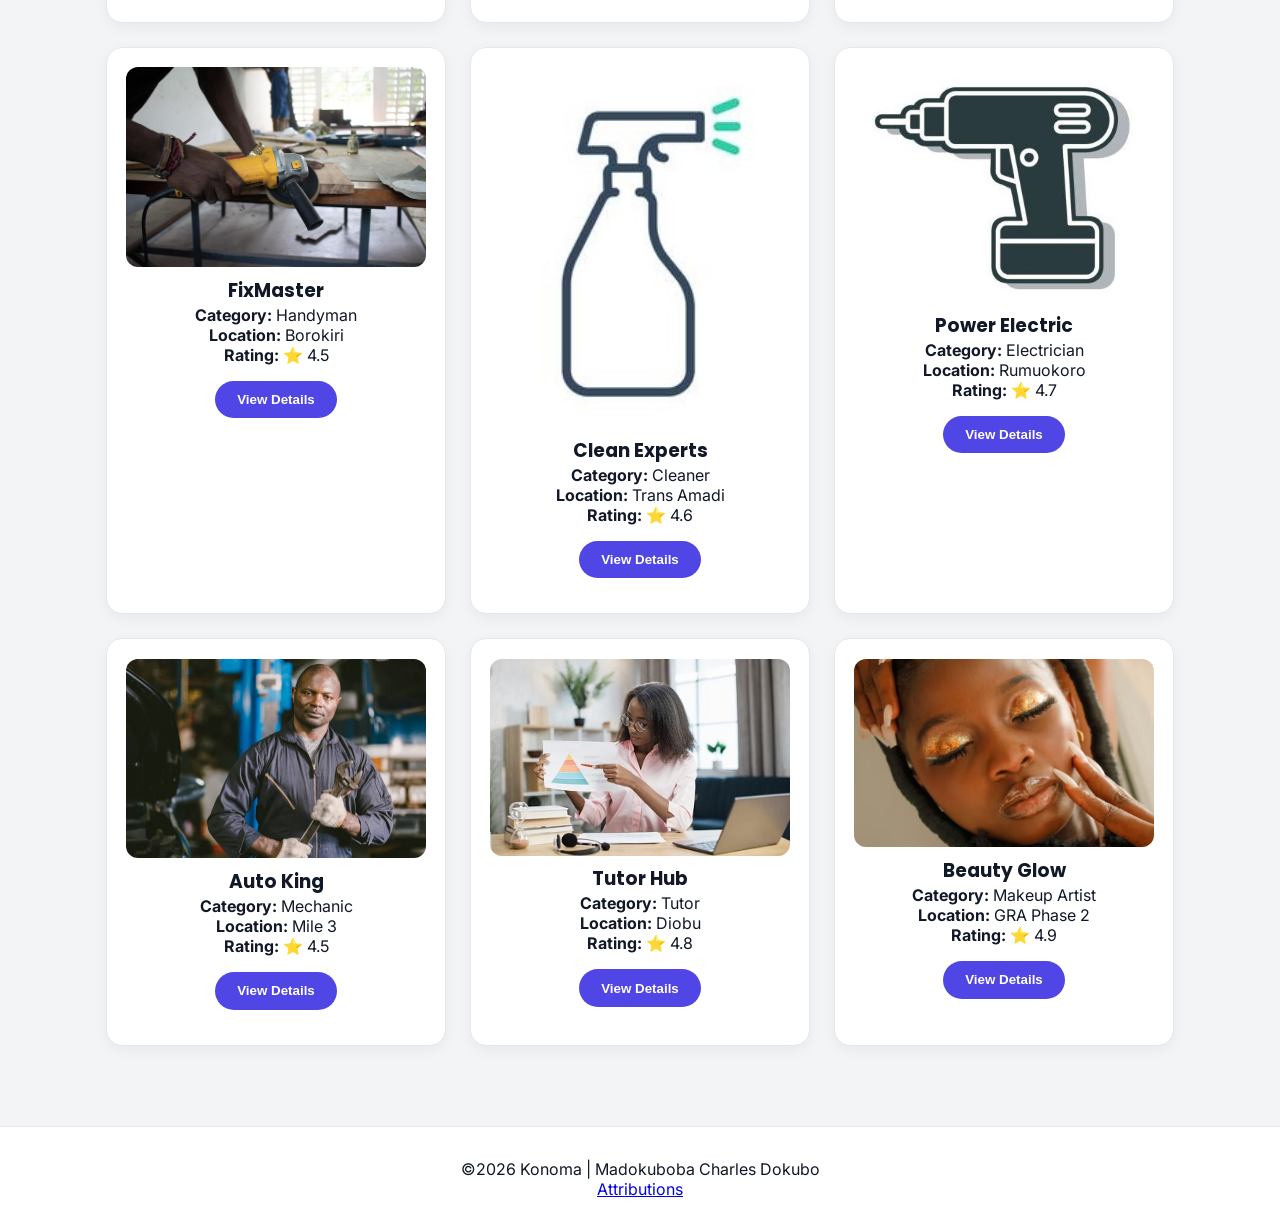
<file: finalproject/talents.html>
<!DOCTYPE html>
<html lang="en">
<head>
    <meta charset="UTF-8">
    <meta name="viewport" content="width=device-width, initial-scale=1.0">

    <title>Talents | Konoma</title>

    <meta name="description" content="Browse skilled professionals on Konoma. Compare ratings, services, and contact trusted local experts.">
    <meta name="author" content="Madokuboba Charles Dokubo">

    <link rel="icon" href="images/favicon.ico">

    <!-- Fonts -->
    <link rel="preconnect" href="https://fonts.googleapis.com">
    <link rel="preconnect" href="https://fonts.gstatic.com" crossorigin>
    <link href="https://fonts.googleapis.com/css2?family=Poppins:wght@400;600&family=Inter:wght@300;400;500&display=swap" rel="stylesheet">

    <link rel="stylesheet" href="styles/base.css">
    <link rel="stylesheet" href="styles/large.css">

    <script type="module" src="scripts/talents.js"></script>
    <script type="module" src="scripts/modal.js"></script>

    <script type="module" src="scripts/main.js"></script>
</head>

<body>

    <header>
        <div class="topbar">
            <a href="index.html" class="logo">Konoma</a>
            <button id="menuBtn">☰</button>
        </div>

        <nav id="mainNav">
            <ul>
            <li><a href="index.html">Home</a></li>
            <li><a href="talents.html" class="active">Talents</a></li>
            <li><a href="contact.html">Contact</a></li>
            </ul>
        </nav>
    </header>

    <main class="container">

        <h1>Available Talents</h1>

        <div id="talentsGrid" class="grid"></div>

    </main>

    <dialog id="talentModal"></dialog>

    <footer>
        <p>©2026 Konoma | Madokuboba Charles Dokubo</p>
        <p><a href="attributions.html">Attributions</a></p>
    </footer>

</body>
</html>
</file>
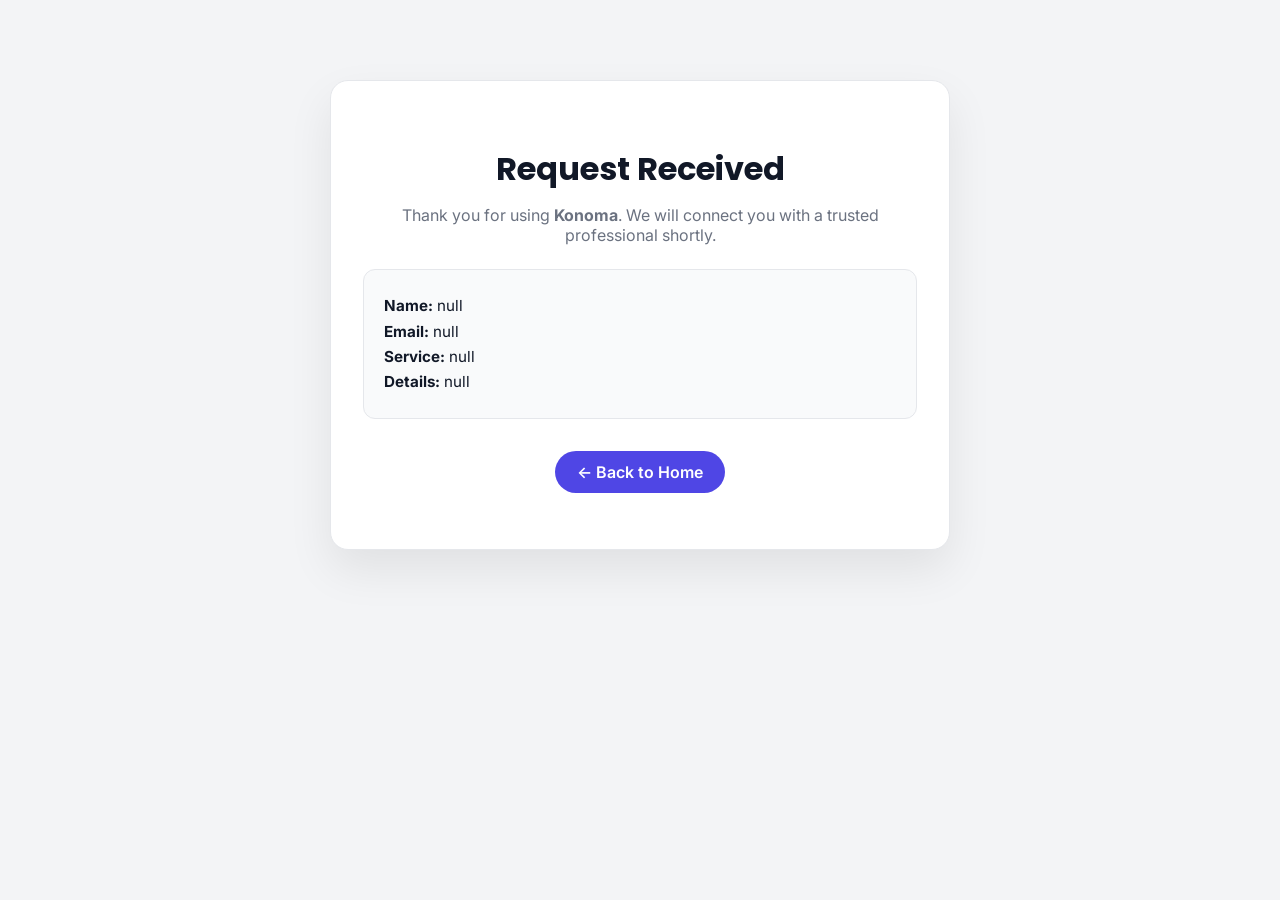
<file: finalproject/thankyou.html>
<!DOCTYPE html>
<html lang="en">
<head>
    <meta charset="UTF-8">
    <title>Thank You | Konoma</title>
    <meta name="viewport" content="width=device-width, initial-scale=1.0">

    <link rel="icon" href="images/favicon.ico">

    <meta name="description" content="Your request has been received by Konoma."> 
    <meta name="author" content="Madokuboba Charles Dokubo">

    <link rel="preconnect" href="https://fonts.googleapis.com">
    <link rel="preconnect" href="https://fonts.gstatic.com" crossorigin>
    <link href="https://fonts.googleapis.com/css2?family=Poppins:wght@400;600&family=Inter:wght@300;400;500&display=swap" rel="stylesheet"> 

    <link rel="stylesheet" href="styles/base.css">
</head>

<body>

    <main class="container thankyou">

        <div class="thankyou-card"> 
            <h1>Request Received</h1> 
            <p class="thankyou-sub"> Thank you for using <strong>Konoma</strong>. We will connect you with a trusted professional shortly. </p> <div id="results"></div> 
            <a href="index.html" class="btn return-btn">← Back to Home</a> 
        </div>

    </main>

<script>
const params = new URLSearchParams(window.location.search);
const results = document.querySelector("#results");

results.innerHTML = `
  <p><strong>Name:</strong> ${params.get("name")}</p>
  <p><strong>Email:</strong> ${params.get("email")}</p>
  <p><strong>Service:</strong> ${params.get("service")}</p>
  <p><strong>Details:</strong> ${params.get("details")}</p>
`;
</script>

</body>
</html>
</file>
<file: chamber/styles/base.css>
:root {
    --primary-color: #0F2A44;
    --secondary-color: #1E7F5C;
    --accent1-color: #D4AF37;
    --accent2-color: #5FB3A2;
    --accent3-color: #0B1C2D;

    --background-color: #F7F9FC;
    --card-background: #FFFFFF;
    --text-dark: #1F2933;
    --text-muted: #6B7280;
    --border-color: #E5E7EB;
}

* {
    margin: 0;
    padding: 0;
    box-sizing: border-box;
}

html,
body {
    font-family: "Montserrat", sans-serif;
    background-color: var(--background-color);
    color: var(--text-dark);
    max-width: 100%;
    overflow-x: hidden;
}

main {
    padding-top: 100px;
}

header {
    position: fixed;
    top: 0;
    width: 100%;
    z-index: 1000;
    background-color: var(--card-background);
    box-shadow: 0 4px 20px rgba(11, 28, 45, 0.25);
}

.header {
    display: flex;
    align-items: center;
    justify-content: space-between;
}

.image-logo img {
    width: 4rem;
    margin: 0.4rem 1rem;
}

nav {
    background-color: var(--primary-color);
}

nav ul {
    list-style: none;
    display: flex;
    justify-content: center;
}

nav a {
    display: block;
    padding: 1.2rem 1rem;
    text-decoration: none;
    font-weight: 600;
    color: #ffffff;
}

nav a:hover {
    color: var(--accent1-color);
}

.active-menu-link {
    text-decoration: underline;
    text-underline-offset: 6px;
}

#menubutton {
    font-size: 2rem;
    background: none;
    border: none;
    color: var(--primary-color);
    cursor: pointer;
    position: absolute;
    top: 1rem;
    right: 1rem;
}

#menubutton::before {
    content: "\2630";
}

#menubutton.open::before {
    content: "✕";
    font-weight: 700;
}

@media (max-width: 999px) {
    nav ul {
        display: none;
        flex-direction: column;
        align-items: center;
    }

    nav.open ul {
        display: flex;
    }
}

@media (min-width: 1000px) {
    #menubutton {
        display: none;
    }
}

.visually-hidden {
    position: absolute;
    width: 1px;
    height: 1px;
    padding: 0;
    margin: -1px;
    overflow: hidden;
    clip: rect(0, 0, 0, 0);
    white-space: nowrap;
    border: 0;
}

.hero-container {
    width: 100%;
}

.hero {
    max-width: 1200px;
    margin: 0 auto;
    padding: 4rem 1.5rem;
    display: flex;
    align-items: center;
    gap: 4rem;
}

.hero-text {
    flex: 1;
}

.hero-text h2 {
    font-size: 2.6rem;
    color: var(--primary-color);
    margin-bottom: 1rem;
}

.hero-text p {
    color: var(--text-muted);
    line-height: 1.7;
    margin-bottom: 2rem;
}

.hero-btn {
    display: inline-block;
    padding: 0.9rem 2.2rem;
    background-color: var(--secondary-color);
    color: #ffffff;
    border-radius: 30px;
    font-weight: 600;
    text-decoration: none;
}

.hero-btn:hover {
    background-color: var(--primary-color);
    color: var(--accent1-color);
}

.hero-image {
    flex: 1;
}

.hero-image img {
    width: 100%;
    height: auto;
    display: block;
    border-radius: 18px;
}

@media (max-width: 768px) {
    .hero {
        flex-direction: column;
        text-align: center;
        padding: 3rem 1.2rem;
    }

    .hero-text h2 {
        font-size: 2rem;
    }
}

h1 {
    text-align: center;
    margin: 3rem 0 1.5rem;
    color: var(--primary-color);
}

.main-container {
    padding: 2rem 0;
}

.weather-container {
    width: 100%;
}

.card-events,
.card-weather,
.card-forecast {
    background-color: rgba(30, 127, 92, 0.18);
    border: 1px solid var(--border-color);
    border-radius: 14px;
    margin: 1.5rem 1rem;
    text-align: center;
}

.card-events h2,
.card-weather h2,
.card-forecast h2 {
    background-color: var(--primary-color);
    color: #ffffff;
    padding: 0.8rem;
    border-radius: 14px 14px 0 0;
}

.card-weather #temperature {
    font-size: 2rem;
}

.join-layout {
    max-width: 1200px;
    margin: 0 auto;
    padding: 2rem 1.5rem;
    display: grid;
    gap: 3rem;
}

@media (min-width: 1000px) {
    .join-layout {
        grid-template-columns: 1fr 1fr;
    }
}

.form-container {
    background-color: var(--card-background);
    padding: 2.5rem;
    border-radius: 20px;
    border: 1px solid var(--border-color);
    box-shadow: 0 10px 25px rgba(0,0,0,0.08);
}

.form-container h2 {
    margin-bottom: 1.5rem;
}

form label {
    display: block;
    font-size: 0.85rem;
    font-weight: 600;
    margin-bottom: 0.3rem;
}

form input,
form textarea {
    width: 100%;
    padding: 0.75rem;
    border-radius: 8px;
    border: 1px solid var(--border-color);
    margin-bottom: 1.2rem;
}

form textarea {
    min-height: 110px;
}

form input[type="submit"] {
    width: 100%;
    padding: 0.9rem;
    border-radius: 30px;
    font-weight: 700;
    background-color: var(--secondary-color);
    color: #ffffff;
    border: none;
    cursor: pointer;
}

form input[type="submit"]:hover {
    background-color: var(--primary-color);
    color: var(--accent1-color);
}

.membership-container {
    display: grid;
    gap: 1.5rem;
}

.membership-card {
    background-color: rgba(30, 127, 92, 0.12);
    border-radius: 20px;
    padding: 1.5rem;
    border: 1px solid var(--border-color);
}

.view-toggle {
    display: flex;
    justify-content: center;
    gap: 1rem;
    margin: 1.5rem auto 2rem;
}

.view-toggle button {
    background-color: var(--primary-color);
    color: #ffffff;
    border: none;
    padding: 0.6rem 1.6rem;
    border-radius: 25px;
    font-weight: 600;
    cursor: pointer;
    transition: background-color 0.3s ease, color 0.3s ease;
}

.view-toggle button:hover {
    background-color: var(--secondary-color);
    color: var(--accent1-color);
}

#directory-container.grid {
    max-width: 1200px;
    margin: 0 auto;
    padding: 1.5rem;
    display: grid;
    grid-template-columns: repeat(auto-fit, minmax(260px, 1fr));
    gap: 1.5rem;
}

#directory-container.grid .member-card {
    background-color: var(--card-background);
    border: 1px solid var(--border-color);
    border-radius: 18px;
    padding: 1.5rem;
    text-align: center;
    box-shadow: 0 6px 15px rgba(0,0,0,0.08);
    transition: transform 0.3s ease, box-shadow 0.3s ease;
}

#directory-container.grid .member-card:hover {
    transform: translateY(-6px);
    box-shadow: 0 10px 22px rgba(0,0,0,0.15);
}

#directory-container.grid img {
    width: 90px;
    height: auto;
    margin-bottom: 1rem;
}

#directory-container.list {
    max-width: 1000px;
    margin: 0 auto;
    padding: 1.5rem;
    display: flex;
    flex-direction: column;
    gap: 1rem;
}

#directory-container.list .member-card {
    display: grid;
    grid-template-columns: 120px 1fr;
    align-items: center;
    gap: 1.5rem;
    background-color: var(--card-background);
    border: 1px solid var(--border-color);
    border-radius: 14px;
    padding: 1.2rem;
}

#directory-container.list img {
    width: 100px;
}

#directory-container.list h3 {
    margin-top: 0;
}

.member-card h3 {
    color: var(--primary-color);
    margin-bottom: 0.5rem;
}

.member-card p {
    color: var(--text-muted);
    font-size: 0.9rem;
    margin: 0.3rem 0;
}

.member-card a {
    color: var(--secondary-color);
    font-weight: 600;
    text-decoration: none;
}

.member-card a:hover {
    color: var(--accent1-color);
}

.discovery-container {
    max-width: 1200px;
    margin: 0 auto;
    padding: 2rem 1.5rem 4rem;
    display: grid;
    gap: 4rem;
}

.discovery-cards-container {
    display: grid;
    gap: 2rem;
}

.discovery-container > h1 {
    text-align: left;
    margin-bottom: 1rem;
}

.discovery-events,
.discovery-webinars,
.discovery-statistics {
    background-color: rgba(30, 127, 92, 0.12);
    border: 1px solid var(--border-color);
    border-radius: 18px;
    padding: 2rem;
}

.discovery-events h2,
.discovery-webinars h2,
.discovery-statistics h2 {
    background-color: var(--primary-color);
    color: #ffffff;
    padding: 0.6rem 1rem;
    border-radius: 12px;
    margin-bottom: 0.8rem;
}

.discovery-events h3,
.discovery-webinars h3,
.discovery-statistics h3 {
    color: var(--secondary-color);
    margin-bottom: 0.8rem;
    font-size: 1rem;
}

.discovery-events p,
.discovery-webinars p,
.discovery-statistics p {
    color: var(--text-muted);
    line-height: 1.6;
    font-size: 0.95rem;
}

.photos-div {
    display: grid;
    gap: 2rem;
}

.photos-div h2 {
    color: var(--primary-color);
}

#photos-container {
    display: grid;
    gap: 2rem;
}

.photo-card {
    overflow: hidden;
    border-radius: 20px;
    border: 1px solid var(--border-color);
}

.photo-card img {
    width: 100%;
    height: auto;
    display: block;
    transition: transform 0.3s ease;
}

.photo-card img:hover {
    transform: scale(1.05);
}


@media (min-width: 1000px) {
    .discovery-container {
        grid-template-columns: 1.2fr 0.8fr;
        align-items: start;
    }

    #photos-container {
        grid-template-columns: 1fr;
    }
}


.footer {
    background: linear-gradient(to top, var(--accent3-color), var(--primary-color));
    color: #ffffff;
    padding: 3rem 1.5rem 1rem;
}

.footer-links {
    max-width: 1200px;
    margin: 0 auto;
    display: flex;
    gap: 3rem;
    justify-content: space-between;
}

.footer-section {
    flex: 1;
}

.footer-logo img {
    width: 120px;
}

.footer-bottom {
    text-align: center;
    margin-top: 2rem;
}

.footer a {
    color: #ffffff;
}

.footer a:hover {
    color: var(--accent1-color);
}

@media (max-width: 768px) {
    .footer-links {
        flex-direction: column;
        text-align: center;
        align-items: center;
    }
}


main .form-container {
    max-width: 800px;
    margin: 2rem auto 4rem;
    text-align: center;
}

main .form-container h1 {
    font-size: 2.2rem;
    color: var(--secondary-color);
    margin-bottom: 1rem;
}

main .form-container p {
    color: var(--text-muted);
    font-size: 1rem;
    line-height: 1.6;
    margin-bottom: 2rem;
}

#results {
    text-align: left;
    background-color: var(--background-color);
    border: 1px solid var(--border-color);
    border-radius: 16px;
    padding: 2rem;
    margin: 2rem 0;
}

#results h3 {
    color: var(--primary-color);
    margin-bottom: 1.2rem;
    font-size: 1.4rem;
}

#results p {
    margin: 0.6rem 0;
    font-size: 0.95rem;
    color: var(--text-dark);
}

#results strong {
    color: var(--primary-color);
}

#results a {
    color: var(--secondary-color);
    text-decoration: none;
    font-weight: 600;
}

#results a:hover {
    text-decoration: underline;
}

.form-container .hero-btn {
    margin-top: 1.5rem;
}

/* ===============================
   MEMBER SPOTLIGHT
   =============================== */

.spotlight-div {
    max-width: 1200px;
    margin: 4rem auto;
    padding: 0 1.5rem;
    text-align: center;
}

.spotlight-div h2 {
    color: var(--primary-color);
    margin-bottom: 2rem;
}

#spotlight-container {
    display: grid;
    gap: 1.5rem;
}

@media (min-width: 768px) {
    #spotlight-container {
        grid-template-columns: repeat(auto-fit, minmax(260px, 1fr));
    }
}

.spotlight-card {
    background-color: var(--card-background);
    border: 1px solid var(--border-color);
    border-radius: 18px;
    padding: 1.5rem;
    box-shadow: 0 6px 15px rgba(0,0,0,0.08);
    transition: transform 0.3s ease, box-shadow 0.3s ease;
}

.spotlight-card:hover {
    transform: translateY(-6px);
    box-shadow: 0 10px 22px rgba(0,0,0,0.15);
}

.spotlight-card img {
    width: 90px;
    margin-bottom: 1rem;
}

.spotlight-card h3 {
    color: var(--primary-color);
    margin-bottom: 0.5rem;
}

.spotlight-card p {
    color: var(--text-muted);
    font-size: 0.9rem;
    margin: 0.3rem 0;
}

.spotlight-card a {
    display: inline-block;
    margin-top: 0.6rem;
    color: var(--secondary-color);
    font-weight: 600;
    text-decoration: none;
}

.spotlight-card a:hover {
    color: var(--accent1-color);
}
</file>
<file: chamber/styles/large.css>
@media (min-width: 1000px) {
    header {
        display: flex;
        align-items: center;
        justify-content: space-between;
        padding: 0 3rem;
        background-color: var(--card-background);
        box-shadow: 0 4px 20px rgba(11, 28, 45, 0.4);
    }

    nav {
        background-color: transparent;
    }

    nav ul {
        display: flex;
        gap: 2rem;
    }

    .navigation-links a,
    .navigation a {
        color: var(--primary-color);
        font-weight: 700;
        text-decoration: none;
        transition: color 0.3s ease;
    }

    .navigation-links a:hover,
    .navigation a:hover {
        color: var(--secondary-color);
    }

    .navigation-links a.active-menu-link,
    .navigation a.active-menu-link {
        text-decoration: underline;
        text-underline-offset: 6px;
    }

    .hero-container {
        max-width: 1200px;
        margin: 0 auto;
    }

    .hero {
        display: flex;
        align-items: center;
        justify-content: space-between;
        gap: 4rem;
        padding: 6rem 3rem;
    }

    .hero-text {
        flex: 1;
        max-width: 45%;
    }

    .hero-text h2 {
        font-size: 2.6rem;
        color: var(--primary-color);
    }

    .hero-text p {
        color: var(--text-muted);
        font-size: 1.05rem;
    }

    .hero-btn {
        background-color: var(--secondary-color);
        color: #ffffff;
        font-size: 1.1rem;
    }

    .hero-btn:hover {
        background-color: var(--primary-color);
        color: var(--accent1-color);
    }

    .hero-image {
        flex: 1;
    }

    .hero-image img {
        width: 100%;
        height: auto;
        border-radius: 20px;
        display: block;
    }

    .weather-container {
        display: flex;
        gap: 1.5rem;
        max-width: 1200px;
        margin: 0 auto;
    }

    .card-events {
        width: 50%;
        text-align: left;
    }

    .card-weather,
    .card-forecast {
        width: 25%;
    }

    #directory-container {
        max-width: 1200px;
        margin: 0 auto;
        display: grid;
        grid-template-columns: repeat(3, 1fr);
        gap: 1.5rem;
        padding: 2rem;
    }

    .menu {
        display: flex;
        justify-content: center;
        gap: 1rem;
    }

    .menu button {
        background-color: var(--primary-color);
        color: #ffffff;
        border: none;
        padding: .8rem 3rem;
    }

    .menu button:hover {
        background-color: var(--secondary-color);
        color: var(--accent1-color);
    }

    #spotlight-container {
        max-width: 1200px;
        margin: 0 auto;
        display: grid;
        grid-template-columns: repeat(3, 1fr);
        gap: 2rem;
    }

    .join-layout {
        display: grid;
        grid-template-columns: 1fr 1fr;
        gap: 3rem;
        align-items: flex-start;
    }

    .discovery-container {
        display: grid;
        grid-template-columns: 1fr 2fr;
    }

    #photos-container {
        width: 600px;
        margin: 0 auto;
        display: grid;
        gap: 4rem;
    }

    #photos-container img {
        border-radius: 20px;
        transition: transform 0.3s ease, box-shadow 0.3s ease;
    }

    #photos-container img:hover {
        transform: scale(1.05);
        box-shadow: 0 6px 16px rgba(0,0,0,0.25);
    }
}
</file>
<file: finalproject/styles/base.css>
:root {
  --primary: #4f46e5;
  --primary-dark: #4338ca;
  --bg: #f3f4f6;
  --card: #ffffff;
  --text: #111827;
  --muted: #6b7280;
  --border: #e5e7eb;
}

* {
  margin: 0;
  padding: 0;
  box-sizing: border-box;
}

html,
body {
  font-family: "Inter", sans-serif;
  background: var(--bg);
  color: var(--text);
}

h1,
h2,
h3,
nav a {
  font-family: "Poppins", sans-serif;
}

h1 {
  font-size: 2rem;
  margin-bottom: 1rem;
}

/* =========================
   HEADER / NAV
========================= */

header {
  background: var(--card);
  box-shadow: 0 2px 10px rgba(0, 0, 0, 0.06);
  position: sticky;
  top: 0;
  z-index: 1000;
}

.topbar {
  display: flex;
  justify-content: space-between;
  align-items: center;
}

.logo {
  font-weight: 800;
  color: var(--text);
  font-size: 2rem;
  text-decoration: none;
  padding: 1rem;
}

/* hamburger */
#menuBtn {
  font-size: 1.6rem;
  background: none;
  border: none;
  cursor: pointer;
}

/* nav */
nav {
  display: none;
  background: var(--card);
}

nav.open {
  display: block;
}

nav ul {
  list-style: none;
}

nav a {
  display: block;
  padding: 0.9rem 1rem;
  text-decoration: none;
  color: var(--text);
  font-weight: 500;
}

nav a:hover,
nav a.active {
  color: var(--primary);
}

/* =========================
   HERO
========================= */

.hero {
  padding: 3rem 1.2rem;
  text-align: center;
}

.hero h1 {
  font-size: 2.2rem;
}

.hero p {
  color: var(--muted);
  margin: 1rem auto 2rem;
  max-width: 600px;
}

.hero img {
  width: 100%;
  max-width: 900px;
  border-radius: 16px;
  display: block;
  margin: 0 auto;
}

/* =========================
   CARDS GRID
========================= */

.container {
  max-width: 1100px;
  margin: auto;
  padding: 2rem 1rem;
}

.grid {
  display: grid;
  gap: 1.5rem;
}

.card-icon {
    width: 60px;
    height: 60px;
    object-fit: contain;
    margin-bottom: 0.8rem;
}

.card {
  background: var(--card);
  border: 1px solid var(--border);
  border-radius: 16px;
  padding: 1.2rem;
  box-shadow: 0 4px 14px rgba(0, 0, 0, 0.05);
  transition: transform 0.2s ease;
  text-align: center;
}

.card:hover {
  transform: translateY(-4px);
}

.card img {
  width: 100%;
  border-radius: 12px;
}

.card h3 {
    margin-top: 0.3rem;
}

/* =========================
   BUTTONS
========================= */

.btn {
  display: inline-block;
  background: var(--primary);
  color: white;
  padding: 0.7rem 1.4rem;
  border-radius: 999px;
  text-decoration: none;
  font-weight: 600;
  border: none;
  cursor: pointer;
  margin-bottom: 1rem;
  margin-top: 1rem;
}

.btn:hover {
  background: var(--primary-dark);
}

/* =========================
   MODAL
========================= */

dialog {
  border: none;
  border-radius: 16px;
  padding: 1.5rem;
  max-width: 420px;
}

dialog::backdrop {
  background: rgba(0, 0, 0, 0.5);
}

/* ===============================
   CONTACT FORM
   =============================== */

.form {
    max-width: 650px;
    margin: 2rem auto 4rem;
    padding: 2rem;
    background: var(--card-bg, #ffffff);
    border-radius: 16px;
    box-shadow: 0 10px 30px rgba(0,0,0,0.08);
    border: 1px solid #e5e7eb;
}

.form label {
    display: block;
    font-family: "Poppins", sans-serif;
    font-weight: 600;
    font-size: 0.9rem;
    color: #111827;
    margin-bottom: 1rem;
}

.form input,
.form textarea {
    width: 100%;
    margin-top: 0.4rem;
    padding: 0.75rem 0.8rem;
    border-radius: 10px;
    border: 1px solid #d1d5db;
    font-family: "Inter", sans-serif;
    font-size: 0.95rem;
    transition: all 0.25s ease;
    background-color: #ffffff;
}

.form textarea {
    min-height: 120px;
    resize: vertical;
}

.form input:focus,
.form textarea:focus {
    outline: none;
    border-color: #4f46e5;
    box-shadow: 0 0 0 3px rgba(79, 70, 229, 0.15);
}

form .btn {
    display: inline-block;
    margin-top: 1rem;
    width: 100%;
    padding: 0.85rem 1rem;
    border-radius: 12px;
    border: none;
    background: #4f46e5;
    color: #ffffff;
    font-family: "Poppins", sans-serif;
    font-weight: 600;
    font-size: 1rem;
    cursor: pointer;
    transition: all 0.25s ease;
}

form .btn:hover {
    background: #4338ca;
    transform: translateY(-1px);
}

.btn:active {
    transform: translateY(0);
}

.container h1 {
    text-align: center;
    margin-top: 1.5rem;
    margin-bottom: 1rem;
}

/* =========================
   FOOTER
========================= */

footer {
  background: var(--card);
  text-align: center;
  padding: 2rem 1rem;
  margin-top: 3rem;
  border-top: 1px solid var(--border);
}

/* ===============================
THANK YOU SECTION
=============================== */

.thankyou {
    display: flex;
    justify-content: center;
    align-items: center;
    min-height: 70vh;
}

.thankyou-card {
    max-width: 620px;
    width: 100%;
    background: #ffffff;
    padding: 2.5rem 2rem;
    border-radius: 18px;
    box-shadow: 0 20px 45px rgba(0,0,0,0.08);
    border: 1px solid #e5e7eb;
    text-align: center;
}

.thankyou-card h1 {
    font-family: "Poppins", sans-serif;
    color: #111827;
    margin-bottom: 0.75rem;
}

.thankyou-sub {
    color: #6b7280;
    margin-bottom: 1.5rem;
    font-family: "Inter", sans-serif;
}

#results {
    text-align: left;
    background: #f9fafb;
    border: 1px solid #e5e7eb;
    border-radius: 12px;
    padding: 1.25rem;
    margin: 1.5rem 0;
    font-size: 0.95rem;
}

#results p {
    margin: 0.4rem 0;
}

.return-btn {
    margin-top: 0.5rem;
}
</file>
<file: finalproject/styles/large.css>
@media (min-width: 768px) {
  nav {
    display: block !important;
  }

  #menuBtn {
    display: none;
  }

  nav ul {
    display: flex;
    justify-content: center;
    gap: 2rem;
  }

  .hero {
    padding: 4rem 2rem;
  }

  .grid {
    grid-template-columns: repeat(auto-fit, minmax(250px, 1fr));
  }
}
</file>
<file: styles/site-plan.css>
/* ======================
   KONOMA COLOR SCHEME
   Primary: #4F46E5
   Background: #F3F4F6
   Text: #111827
====================== */

body{
    margin:0;
    background:#F3F4F6;
    color:#111827;
    font-family:'Inter', sans-serif;
    line-height:1.6;
}

header{
    background:#4F46E5;
    color:white;
    text-align:center;
    padding:1rem;
}

main{
    max-width:900px;
    margin:auto;
    padding:1rem;
}

h1,h2,h3{
    font-family:'Poppins', sans-serif;
}

section{
    margin-bottom:2rem;
}

nav a{
    margin-right:1rem;
    text-decoration:none;
    color:#111827;
    font-weight:500;
}

/* =============
   WIREFRAME
================ */

.wireframe{
    border:2px dashed #4F46E5;
    padding:1rem;
    margin-top:1rem;
    background:white;
}

.box{
    border:2px solid #111827;
    padding:12px;
    margin:8px 0;
    text-align:center;
    background:#F3F4F6;
}

.full{
    width:100%;
}

.grid{
    display:grid;
    grid-template-columns:repeat(3,1fr);
    gap:10px;
}

.mobile .box{
    width:100%;
}

footer{
    background:#111827;
    color:white;
    text-align:center;
    padding:1rem;
}
</file>
